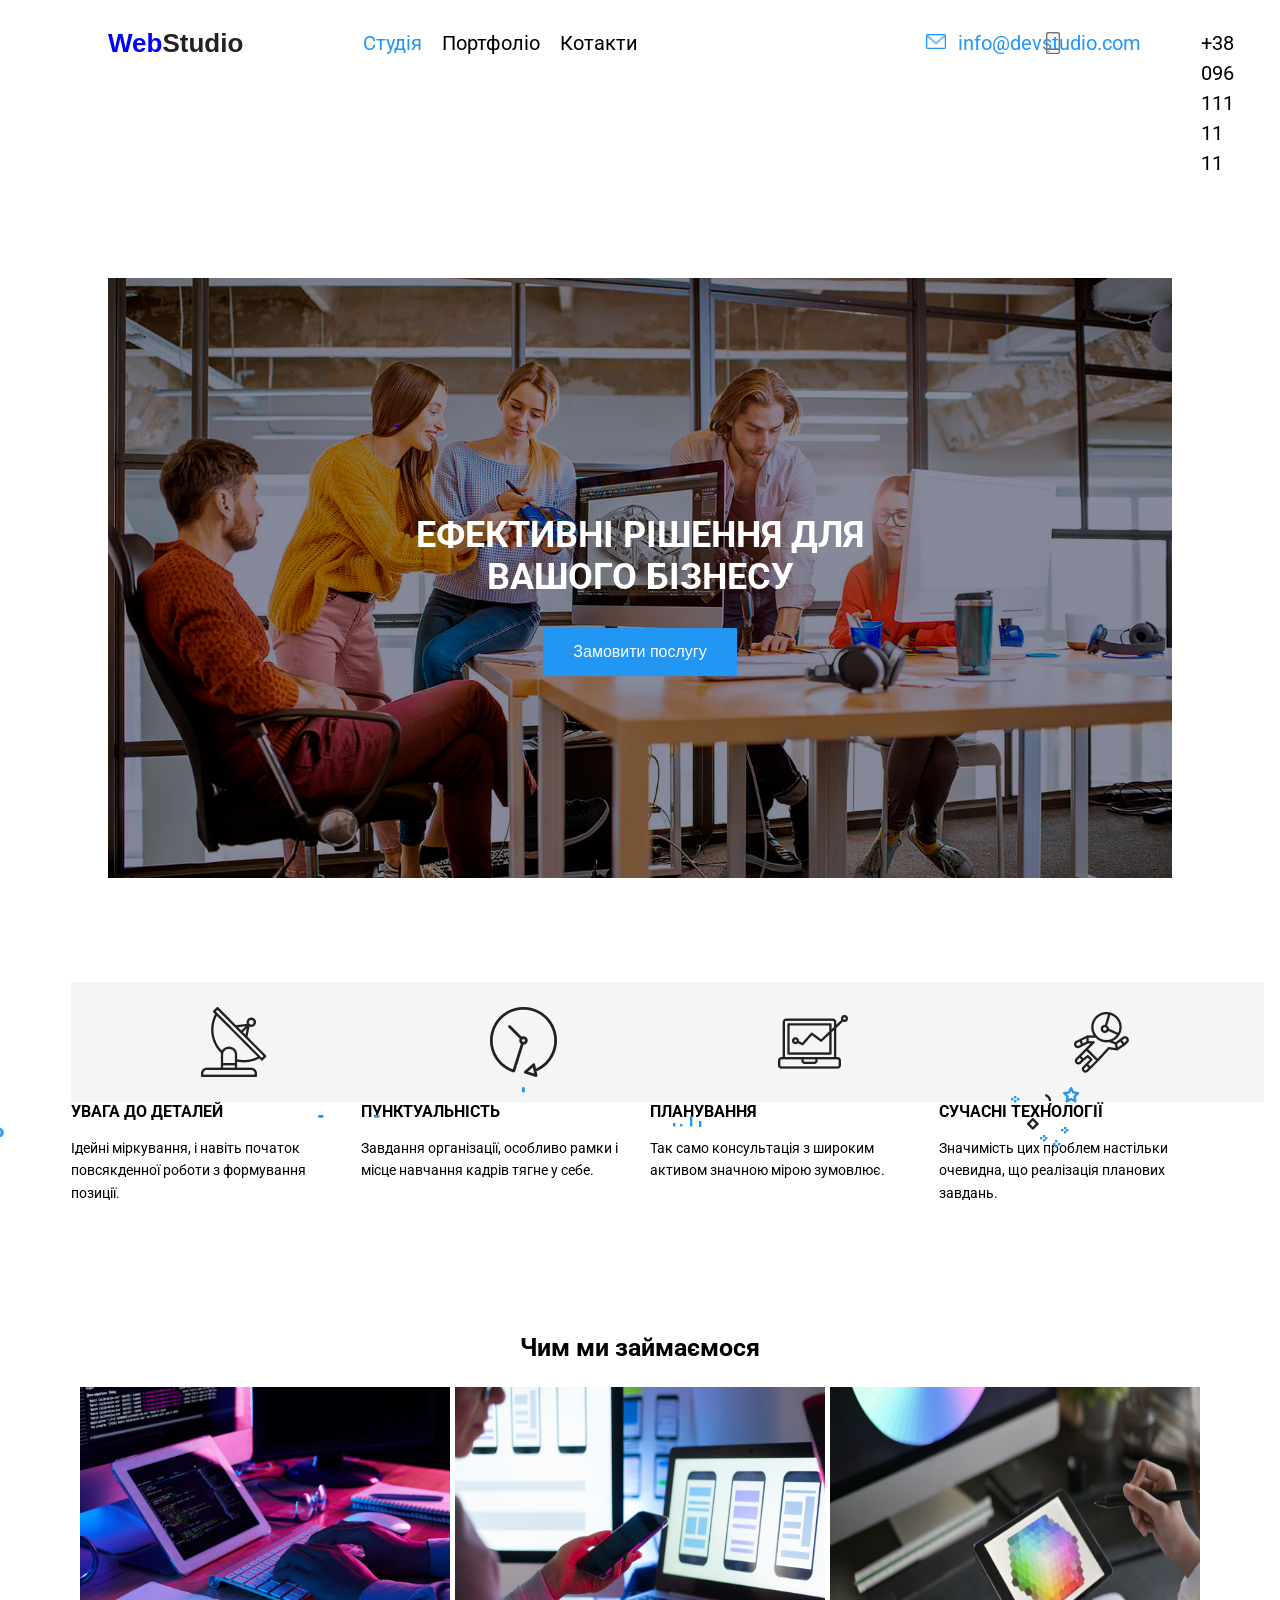
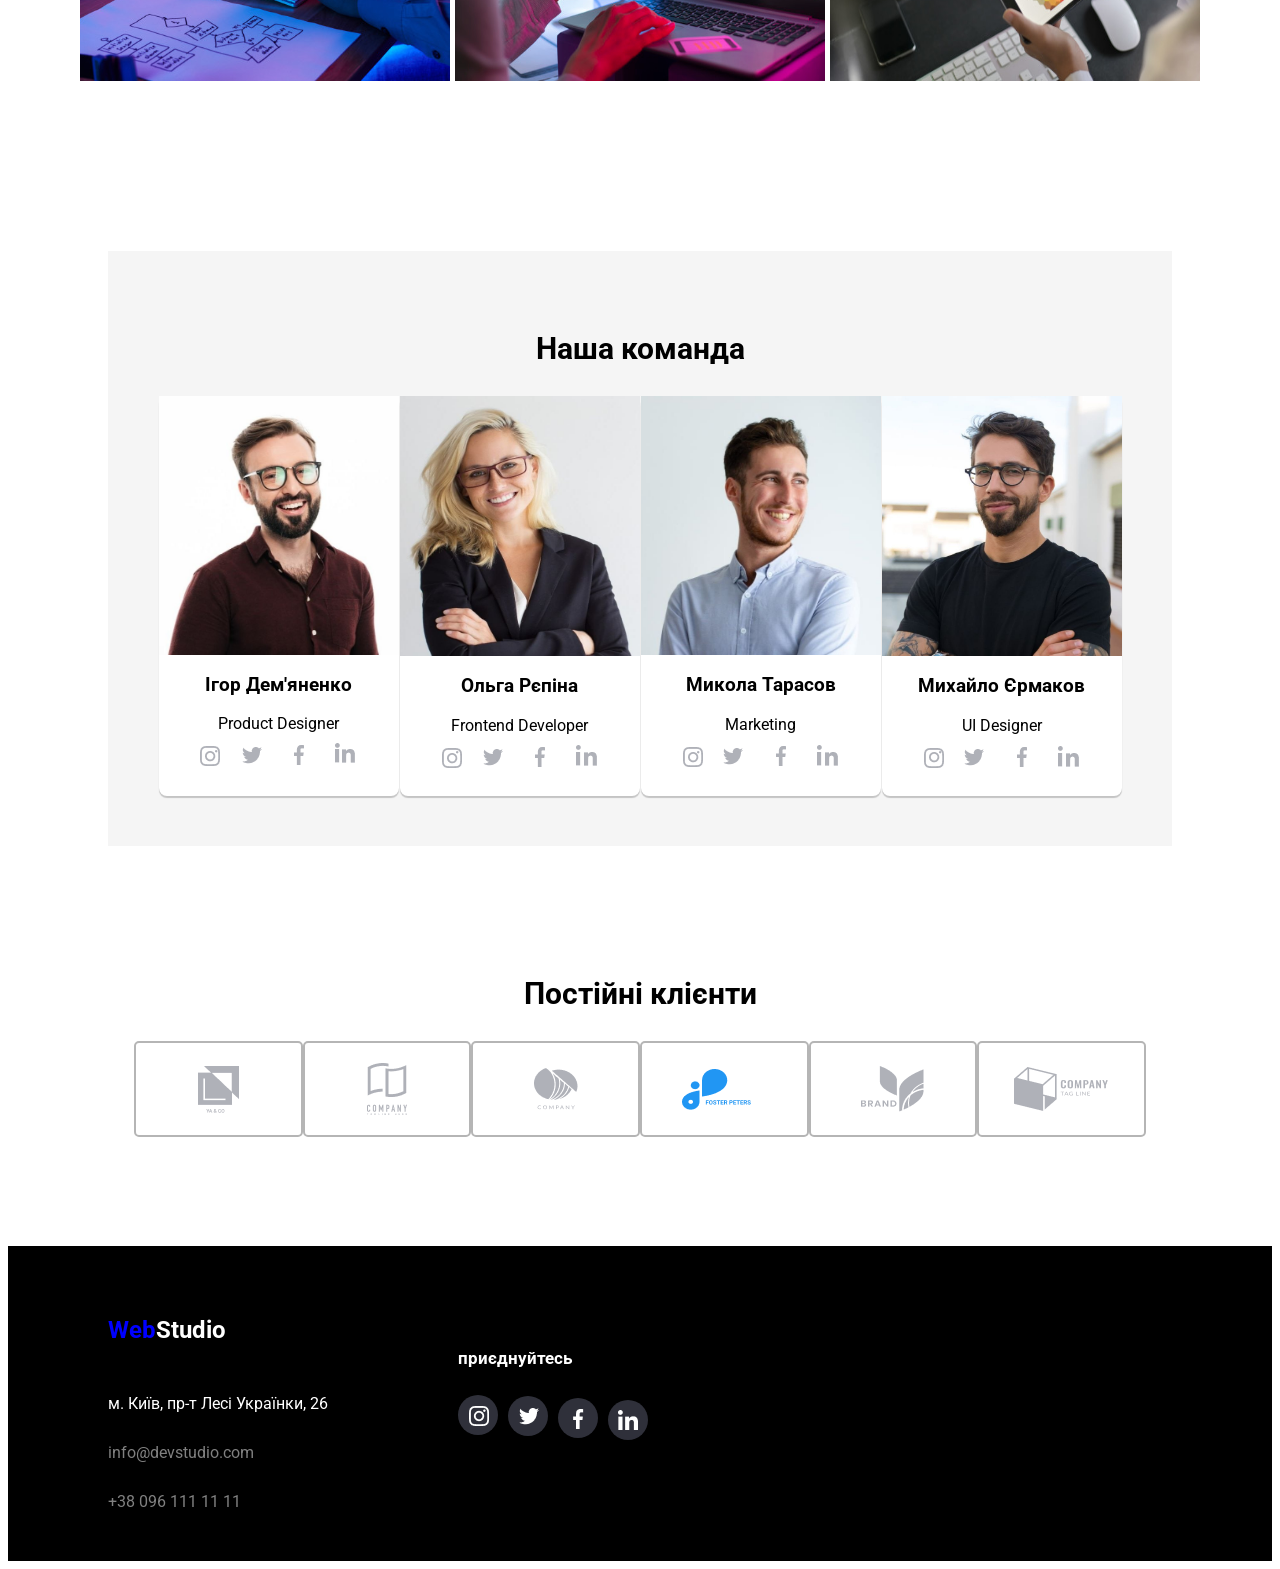
<file: index.html>
<!DOCTYPE html>
<html lang="en">
<head>
    <meta charset="UTF-8">
    <meta name="viewport" content="width=device-width, initial-scale=1.0">
    <title>Document</title>
    <link rel="stylesheet" href="./style.css">
    <link rel="preconnect" href="https://fonts.googleapis.com">
    <link rel="preconnect" href="https://fonts.gstatic.com" crossorigin>
    <link href="https://fonts.googleapis.com/css2?family=Roboto:ital,wght@0,100..900;1,100..900&display=swap" rel="stylesheet">
</head>
<body class="body">
    <header class="header">
        <nav class="navone">
            <p class="header-logo">Web<span>Studio</span></p>
            <a href="#" class="span-1">Студія</a>
            <a href="./portfolio.html" class="span-2">Портфоліо</a>
            <a href="#" class="span-3">Котакти</a>
            
                <a href="#" class="span-4">info@devstudio.com</a>
            <nav>
                <img class="envelope" src="./img/envelope (hover).png" alt="">
            </nav>
                <a href="#" class="span-5">+38 096 111 11 11</a>
            <nav>
                <img class="smartphone" src="./img/smartphone (1).svg" alt="">
            </nav>    
        </nav>    
</header>
<nav class="retreat"></nav>
<main>
<section class="hero">
    <img class="hero-img" src="./img/11314362dd953143a8a4d9f86ec8d71afc0e8103 (1).jpg" alt="">
    <div class="hero-content">
    <h1>ЕФЕКТИВНІ РІШЕННЯ ДЛЯ<br>ВАШОГО БІЗНЕСУ</h1>
    <button>Замовити послугу</button>
    </div>
</section>
<section class="details">
    <div class="detail">
        <nav class="border">
            <img class="Vector-1" src="./img/Vector (2).png" alt="">
            <img src="./img/Vector (3).png" alt="">
        </nav>
        <h3>УВАГА ДО ДЕТАЛЕЙ</h3>
        <p>Ідейні міркування, і навіть початок повсякденної роботи з формування позиції.</p>
    </div>

    <div class="detail">
        <nav class="border">
            <img src="./img/Vector (4).png" alt="">
            <img class="Vector-clock-1" src="./img/Vector (5).png" alt="">
            <img class="Vector-clock-2" src="./img/Vector (6).png" alt="">
            <img class="Vector-clock-3" src="./img/Vector (7).png" alt="">
        </nav>
        <h3>ПУНКТУАЛЬНІСТЬ</h3>
        <p>Завдання організації, особливо рамки і місце навчання кадрів тягне у себе.</p>
    </div>

    <div class="detail">
        <nav class="border">
            <img src="./img/Vector (8).png" alt="">
            <img class="Vector-comp-1" src="./img/Vector (9).png" alt="">
            <img class="Vector-comp-2" src="./img/Vector (10).png" alt="">
            <img class="Vector-comp-3" src="./img/Vector (11).png" alt="">
            <img class="Vector-comp-4" src="./img/Vector (12).png" alt="">
        </nav>
        <h3>ПЛАНУВАННЯ</h3>
        <p>Так само консультація з широким активом значною мірою зумовлює.</p>
    </div>

    <div class="detail">
        <nav class="border">
            <img src="./img/Vector (13).png" alt="">
            <img class="Vector-astr-1" src="./img/Vector (15).png" alt="">
            <img class="Vector-astr-2" src="./img/Vector (14).png" alt="">
            <img class="Vector-astr-3" src="./img/Vector (16).png" alt="">
            <img class="Vector-astr-4" src="./img/Vector (20).png" alt="">
            <img class="Vector-astr-5" src="./img/Vector (20).png" alt="">
            <img class="Vector-astr-6" src="./img/Vector (20).png" alt="">
            <img class="Vector-astr-7" src="./img/Vector (20).png" alt="">
            <img class="Vector-astr-8" src="./img/Vector (20).png" alt="">
            <img class="Vector-astr-9" src="./img/Vector (20).png" alt="">
            <img class="Vector-astr-10" src="./img/Vector (20).png" alt="">
            <img class="Vector-astr-11" src="./img/Vector (20).png" alt="">
            <img class="Vector-astr-12" src="./img/Vector (20).png" alt="">
            <img class="Vector-astr-13" src="./img/Vector (20).png" alt="">
            <img class="Vector-astr-13" src="./img/Vector (20).png" alt="">
            <img class="Vector-astr-14" src="./img/Vector (20).png" alt="">
            <img class="Vector-astr-15" src="./img/Vector (20).png" alt="">
            <img class="Vector-astr-16" src="./img/Vector (20).png" alt="">
            <img class="Vector-astr-17" src="./img/Vector (20).png" alt="">
            <img class="Vector-astr-18 "src="./img/Vector (20).png" alt="">
            <img class="Vector-astr-19" src="./img/Vector (20).png" alt="">
            <img class="Vector-astr-20" src="./img/Vector (21).png" alt="">
        </nav>
        <h3>СУЧАСНІ ТЕХНОЛОГІЇ</h3>
        <p>Значимість цих проблем настільки очевидна, що реалізація планових завдань.</p>
    </div>
</section>
    <section class="team-head">
        <p class="p1"><b>Чим ми займаємося</b></p>
        <nav class="nav1-f">
            <img calss="img-1" src="./img/img.svg" alt="">
            <img class="img-2" src="./img/01590214fe209b7db875477ca0f844823574082d (1).jpg" alt="">
            <img class="img-3" src="./img/4ca103f5ff490664ba91f138b9f708e01d65306a (1).jpg" alt="">
        </nav>
    </section>
    <section class="team-header">
        <nav class="team-1">
        <nav>
            <p class="p2"><b>Наша команда</b></p>
        </nav>
        <nav class="team">
            <nav class="team-img">
                <img class="img-team-size" src="./img/photo_2026-11-02_16-30-19.jpg" alt="">
            <nav class="team-t">
                <h3>Ігор Дем'яненко</h3>
                <p>Product Designer</p>
            </nav>
            <nav>
                <nav class="elipse-1">
                    <img class="Vector-team-1" src="./img/Vector (24).png" alt="">
                    <img class="Vector-team-2" src="./img/Vector (23).png" alt="">
                    <img class="Vector-team-3" src="./img/Vector (22).png" alt="">
                </nav>
                <nav class="elipse-2">
                    <img class="Vector-team-4" src="./img/Vector (25).png" alt="">
                </nav>
                <nav class="elipse-3">
                    <img class="Vector-team-5" src="./img/Vector (26).png" alt="">
                </nav>
                <nav class="elipse-4">
                    <img class="Vector-team-6" src="./img/Vector (27).png" alt="">
                    <img class="Vector-team-7" src="./img/Vector (28).png" alt="">
                    <img class="Vector-team-8" src="./img/Vector (29).png" alt="">
                </nav>
            </nav>
            </nav>
            <nav class="team-img">
                <img class="img-team-size" src="./img/photo_2026-11-02_16-30-06.jpg" alt="">
            <nav class="team-t">
                <h3>Ольга Рєпіна</h3>
                <p>Frontend Developer</p>
                <nav class="elipse-1">
                    <img class="Vector-team-9" src="./img/Vector (24).png" alt="">
                    <img class="Vector-team-10" src="./img/Vector (23).png" alt="">
                    <img class="Vector-team-11" src="./img/Vector (22).png" alt="">
                </nav>
                <nav class="elipse-2">
                    <img class="Vector-team-12" src="./img/Vector (25).png" alt="">
                </nav>
                <nav class="elipse-3">
                    <img class="Vector-team-13" src="./img/Vector (26).png" alt="">
                </nav>
                <nav class="elipse-4">
                    <img class="Vector-team-14" src="./img/Vector (27).png" alt="">
                    <img class="Vector-team-15" src="./img/Vector (28).png" alt="">
                    <img class="Vector-team-16" src="./img/Vector (29).png" alt="">
                </nav>
            </nav>
            </nav>
            <nav class="team-img">
                <img class="img-team-size" src="./img/photo_2026-11-02_16-29-48.jpg" alt="">
            <nav class="team-t">
                <h3>Микола Тарасов</h3>
                <p>Marketing</p>
                <nav class="elipse-1">
                    <img class="Vector-team-17" src="./img/Vector (24).png" alt="">
                    <img class="Vector-team-18" src="./img/Vector (23).png" alt="">
                    <img class="Vector-team-19" src="./img/Vector (22).png" alt="">
                </nav>
                <nav class="elipse-2">
                    <img class="Vector-team-20" src="./img/Vector (25).png" alt="">
                </nav>
                <nav class="elipse-3">
                    <img class="Vector-team-21" src="./img/Vector (26).png" alt="">
                </nav>
                <nav class="elipse-4">
                    <img class="Vector-team-22" src="./img/Vector (27).png" alt="">
                    <img class="Vector-team-23" src="./img/Vector (28).png" alt="">
                    <img class="Vector-team-24" src="./img/Vector (29).png" alt="">
                </nav>
                </nav>
            </nav> 
            <nav class="team-img">
                <img class="img-team-size" src="./img/photo_2026-11-02_16-30-25.jpg" alt="">
            <nav class="team-t">
                <h3>Михайло Єрмаков</h3>
                <p>UI Designer</p>
                <nav class="elipse-1">
                    <img class="Vector-team-17" src="./img/Vector (24).png" alt="">
                    <img class="Vector-team-18" src="./img/Vector (23).png" alt="">
                    <img class="Vector-team-25" src="./img/Vector (22).png" alt="">
                </nav>
                <nav class="elipse-2">
                    <img class="Vector-team-20" src="./img/Vector (25).png" alt="">
                </nav>
                <nav class="elipse-3">
                    <img class="Vector-team-21" src="./img/Vector (26).png" alt="">
                </nav>
                <nav class="elipse-4">
                    <img class="Vector-team-22" src="./img/Vector (27).png" alt="">
                    <img class="Vector-team-23" src="./img/Vector (28).png" alt=""> 
                    <img class="Vector-team-24" src="./img/Vector (29).png" alt=""> 
                </nav>
                </nav>
            </nav>
            </nav> 
            </nav>
        </nav>
    </section>
    <section class="regular clients">
        <nav class="rc-cn">
            <nav class="rc-border">
            <nav>
                <p class="rc-logo"><b>Постійні клієнти</b></p>
            </nav>
            <nav class="rc-df">
                <nav class="rc-img">
                    <img class="rc-img-ho" src="./img/Union.png" alt="">
                </nav>
                <nav class="rc-img">
                    <img src="./img/group (2).png" alt="">
                </nav>
                <nav class="rc-img">
                    <img src="./img/group (1).png" alt="">
                </nav>
                <nav class="rc-img">
                    <img src="./img/group (3).png" alt="">
                </nav>
                <nav class="rc-img">
                    <img src="./img/group (4).png" alt="">
                </nav>
                <nav class="rc-img">
                    <img src="./img/Object.png" alt="">
                </nav>
            </nav>
        </nav>
        </nav>
    </section>
</section>
</main>
<footer class="footer">
    <nav class="footer-df">
        <nav class="footer-info">
            <h2 class="footer-logo">Web<span>Studio</span></h2>
            <a class="street" href="#">м. Київ, пр-т Лесі Українки, 26</a>
            <a class="gmail" href="#">info@devstudio.com</a>
            <a class="number" href="#">+38 096 111 11 11</a>
        </nav>
        
        <nav>
            <p class="footer-logo-2"><b>приєднуйтесь</b></p>
            <nav class="elipse-footer-1">
                <img class="f-img-1" src="./img/instagram 2.png" alt="">
            </nav>
            <nav class="elipse-footer-2">
                <img class="f-img-2" src="./img/Group (5).png" alt="">
            </nav>
            <nav class="elipse-footer-3">
                <img class="f-img-3" src="./img/facebook 1.png" alt="">
            </nav>
            <nav class="elipse-footer-4">
                <img class="f-img-4" src="./img/linkedin 1.png" alt="">
            </nav>
        </nav>
    </nav>
</footer>
</body>
</html>
</file>
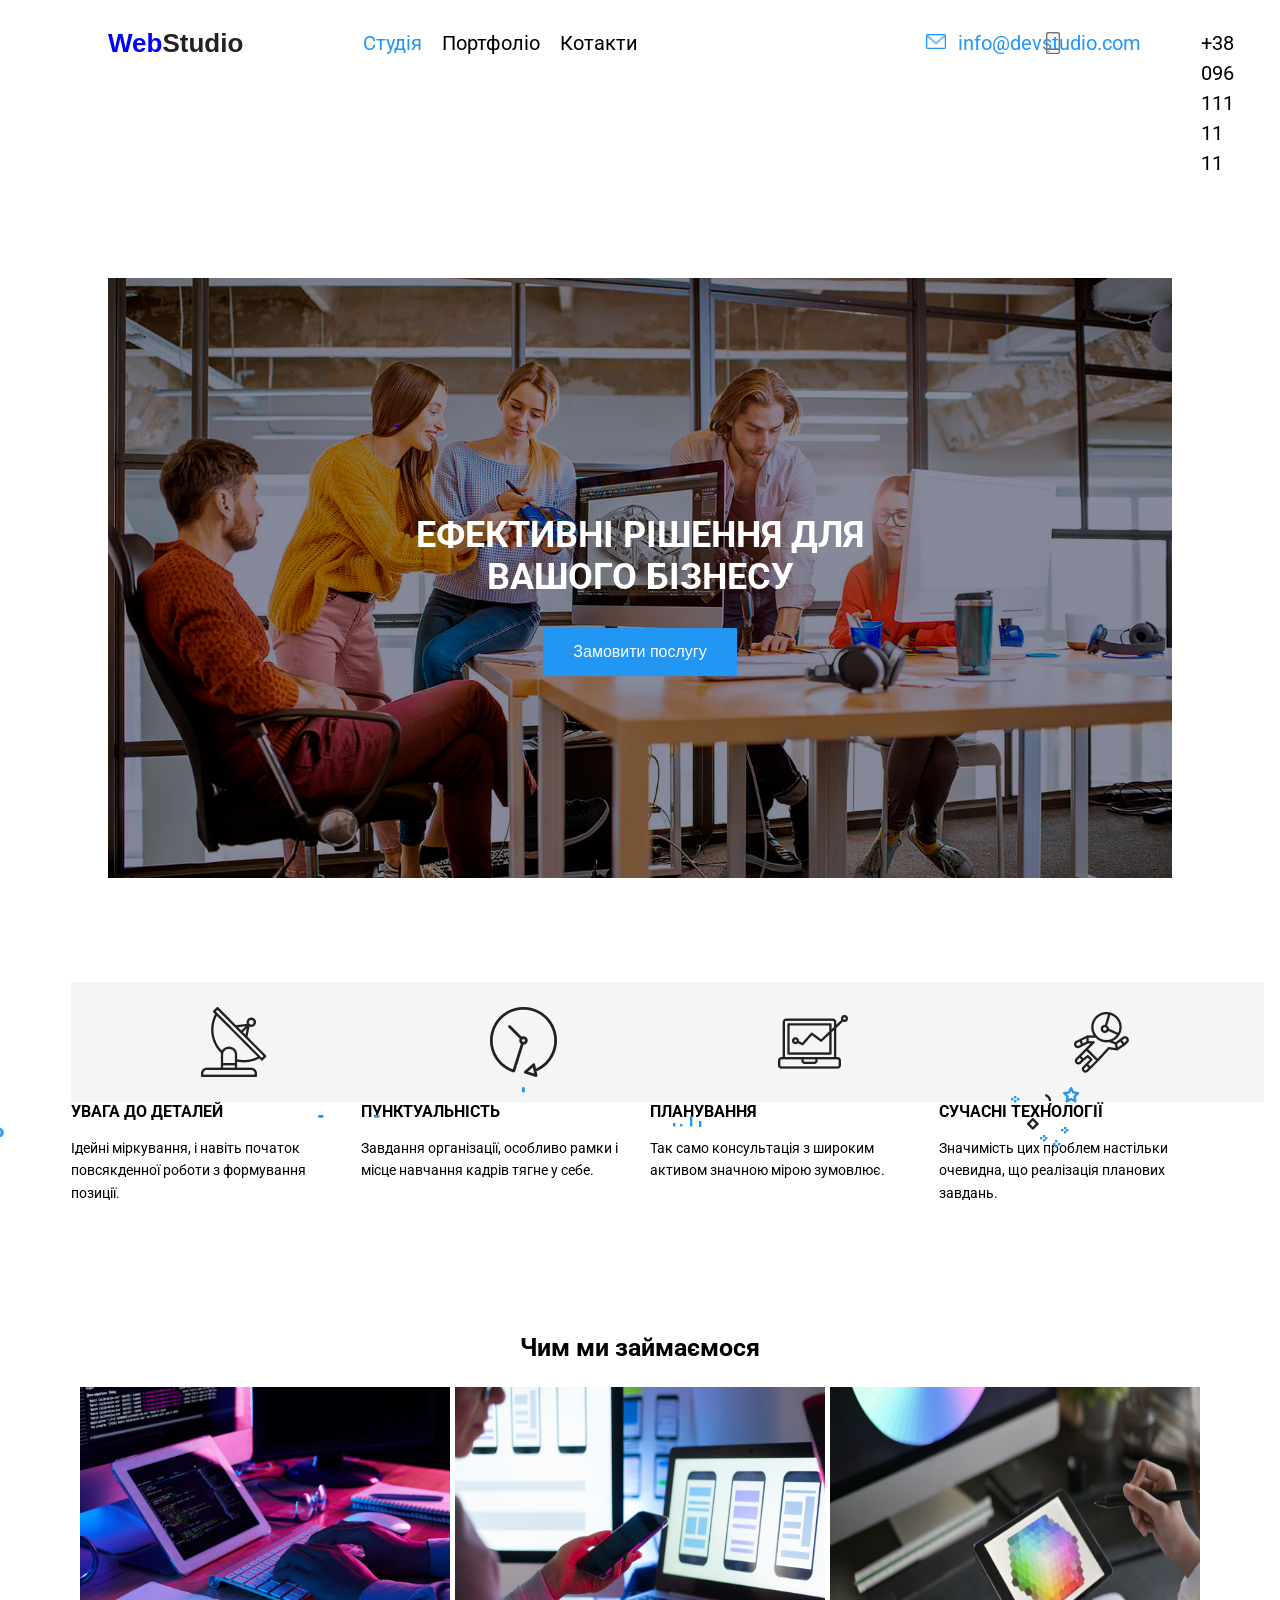
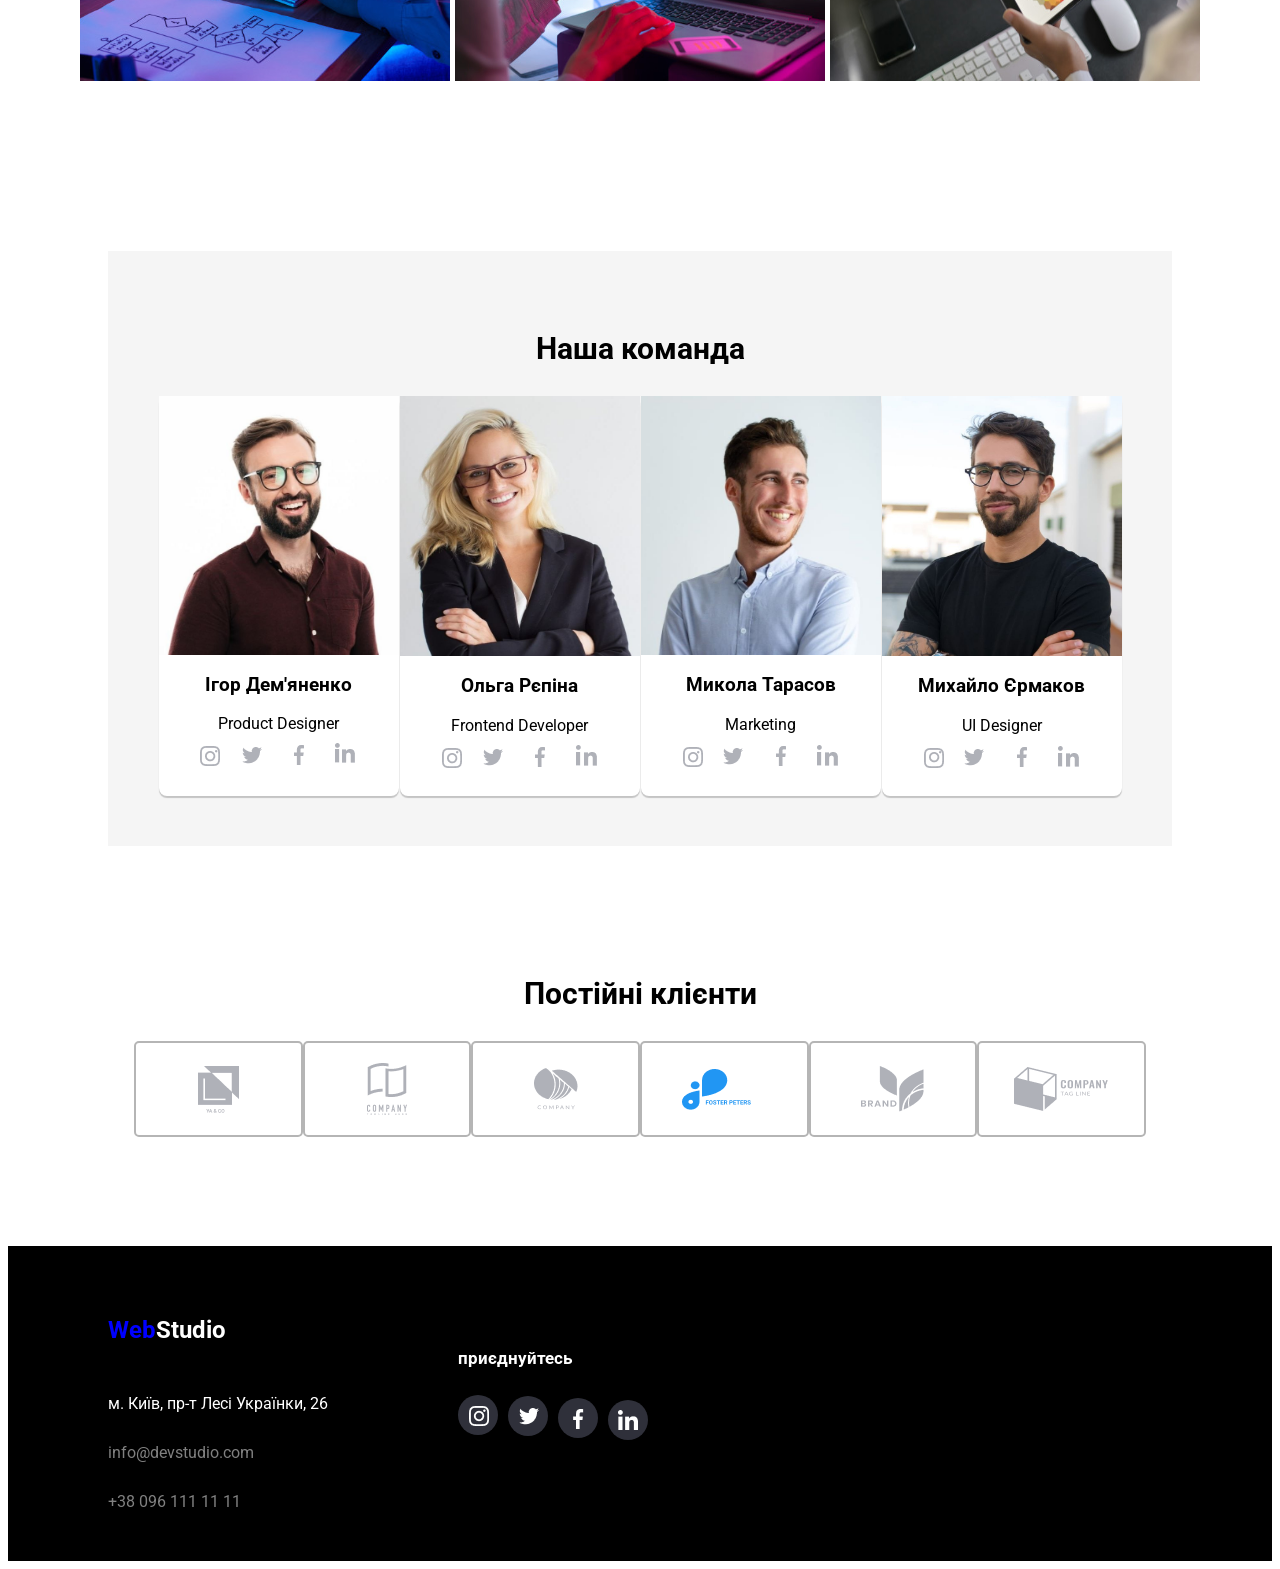
<file: old project/index.html>
<!DOCTYPE html>
<html lang="en">
<head>
    <meta charset="UTF-8">
    <meta name="viewport" content="width=device-width, initial-scale=1.0">
    <title>Document</title>
    <link rel="stylesheet" href="./style.css">
    <link rel="preconnect" href="https://fonts.googleapis.com">
    <link rel="preconnect" href="https://fonts.gstatic.com" crossorigin>
    <link href="https://fonts.googleapis.com/css2?family=Roboto:ital,wght@0,100..900;1,100..900&display=swap" rel="stylesheet">
</head>
<body class="body">
    <header class="header">
        <nav class="navone">
            <p class="header-logo">Web<span>Studio</span></p>
            <a href="#" class="span-1">Студія</a>
            <a href="./portfolio.html" class="span-2">Портфоліо</a>
            <a href="#" class="span-3">Котакти</a>
            
                <a href="#" class="span-4">info@devstudio.com</a>
            <nav>
                <img class="envelope" src="./img/envelope (hover).png" alt="">
            </nav>
                <a href="#" class="span-5">+38 096 111 11 11</a>
            <nav>
                <img class="smartphone" src="./img/smartphone (1).svg" alt="">
            </nav>    
        </nav>    
</header>
<nav class="retreat"></nav>
<main>
<section class="hero">
    <img class="hero-img" src="./img/11314362dd953143a8a4d9f86ec8d71afc0e8103 (1).jpg" alt="">
    <div class="hero-content">
    <h1>ЕФЕКТИВНІ РІШЕННЯ ДЛЯ<br>ВАШОГО БІЗНЕСУ</h1>
    <button>Замовити послугу</button>
    </div>
</section>
<section class="details">
    <div class="detail">
        <nav class="border">
            <img class="Vector-1" src="./img/Vector (2).png" alt="">
            <img src="./img/Vector (3).png" alt="">
        </nav>
        <h3>УВАГА ДО ДЕТАЛЕЙ</h3>
        <p>Ідейні міркування, і навіть початок повсякденної роботи з формування позиції.</p>
    </div>

    <div class="detail">
        <nav class="border">
            <img src="./img/Vector (4).png" alt="">
            <img class="Vector-clock-1" src="./img/Vector (5).png" alt="">
            <img class="Vector-clock-2" src="./img/Vector (6).png" alt="">
            <img class="Vector-clock-3" src="./img/Vector (7).png" alt="">
        </nav>
        <h3>ПУНКТУАЛЬНІСТЬ</h3>
        <p>Завдання організації, особливо рамки і місце навчання кадрів тягне у себе.</p>
    </div>

    <div class="detail">
        <nav class="border">
            <img src="./img/Vector (8).png" alt="">
            <img class="Vector-comp-1" src="./img/Vector (9).png" alt="">
            <img class="Vector-comp-2" src="./img/Vector (10).png" alt="">
            <img class="Vector-comp-3" src="./img/Vector (11).png" alt="">
            <img class="Vector-comp-4" src="./img/Vector (12).png" alt="">
        </nav>
        <h3>ПЛАНУВАННЯ</h3>
        <p>Так само консультація з широким активом значною мірою зумовлює.</p>
    </div>

    <div class="detail">
        <nav class="border">
            <img src="./img/Vector (13).png" alt="">
            <img class="Vector-astr-1" src="./img/Vector (15).png" alt="">
            <img class="Vector-astr-2" src="./img/Vector (14).png" alt="">
            <img class="Vector-astr-3" src="./img/Vector (16).png" alt="">
            <img class="Vector-astr-4" src="./img/Vector (20).png" alt="">
            <img class="Vector-astr-5" src="./img/Vector (20).png" alt="">
            <img class="Vector-astr-6" src="./img/Vector (20).png" alt="">
            <img class="Vector-astr-7" src="./img/Vector (20).png" alt="">
            <img class="Vector-astr-8" src="./img/Vector (20).png" alt="">
            <img class="Vector-astr-9" src="./img/Vector (20).png" alt="">
            <img class="Vector-astr-10" src="./img/Vector (20).png" alt="">
            <img class="Vector-astr-11" src="./img/Vector (20).png" alt="">
            <img class="Vector-astr-12" src="./img/Vector (20).png" alt="">
            <img class="Vector-astr-13" src="./img/Vector (20).png" alt="">
            <img class="Vector-astr-13" src="./img/Vector (20).png" alt="">
            <img class="Vector-astr-14" src="./img/Vector (20).png" alt="">
            <img class="Vector-astr-15" src="./img/Vector (20).png" alt="">
            <img class="Vector-astr-16" src="./img/Vector (20).png" alt="">
            <img class="Vector-astr-17" src="./img/Vector (20).png" alt="">
            <img class="Vector-astr-18 "src="./img/Vector (20).png" alt="">
            <img class="Vector-astr-19" src="./img/Vector (20).png" alt="">
            <img class="Vector-astr-20" src="./img/Vector (21).png" alt="">
        </nav>
        <h3>СУЧАСНІ ТЕХНОЛОГІЇ</h3>
        <p>Значимість цих проблем настільки очевидна, що реалізація планових завдань.</p>
    </div>
</section>
    <section class="team-head">
        <p class="p1"><b>Чим ми займаємося</b></p>
        <nav class="nav1-f">
            <img calss="img-1" src="./img/img.svg" alt="">
            <img class="img-2" src="./img/01590214fe209b7db875477ca0f844823574082d (1).jpg" alt="">
            <img class="img-3" src="./img/4ca103f5ff490664ba91f138b9f708e01d65306a (1).jpg" alt="">
        </nav>
    </section>
    <section class="team-header">
        <nav class="team-1">
        <nav>
            <p class="p2"><b>Наша команда</b></p>
        </nav>
        <nav class="team">
            <nav class="team-img">
                <img class="img-team-size" src="./img/photo_2026-11-02_16-30-19.jpg" alt="">
            <nav class="team-t">
                <h3>Ігор Дем'яненко</h3>
                <p>Product Designer</p>
            </nav>
            <nav>
                <nav class="elipse-1">
                    <img class="Vector-team-1" src="./img/Vector (24).png" alt="">
                    <img class="Vector-team-2" src="./img/Vector (23).png" alt="">
                    <img class="Vector-team-3" src="./img/Vector (22).png" alt="">
                </nav>
                <nav class="elipse-2">
                    <img class="Vector-team-4" src="./img/Vector (25).png" alt="">
                </nav>
                <nav class="elipse-3">
                    <img class="Vector-team-5" src="./img/Vector (26).png" alt="">
                </nav>
                <nav class="elipse-4">
                    <img class="Vector-team-6" src="./img/Vector (27).png" alt="">
                    <img class="Vector-team-7" src="./img/Vector (28).png" alt="">
                    <img class="Vector-team-8" src="./img/Vector (29).png" alt="">
                </nav>
            </nav>
            </nav>
            <nav class="team-img">
                <img class="img-team-size" src="./img/photo_2026-11-02_16-30-06.jpg" alt="">
            <nav class="team-t">
                <h3>Ольга Рєпіна</h3>
                <p>Frontend Developer</p>
                <nav class="elipse-1">
                    <img class="Vector-team-9" src="./img/Vector (24).png" alt="">
                    <img class="Vector-team-10" src="./img/Vector (23).png" alt="">
                    <img class="Vector-team-11" src="./img/Vector (22).png" alt="">
                </nav>
                <nav class="elipse-2">
                    <img class="Vector-team-12" src="./img/Vector (25).png" alt="">
                </nav>
                <nav class="elipse-3">
                    <img class="Vector-team-13" src="./img/Vector (26).png" alt="">
                </nav>
                <nav class="elipse-4">
                    <img class="Vector-team-14" src="./img/Vector (27).png" alt="">
                    <img class="Vector-team-15" src="./img/Vector (28).png" alt="">
                    <img class="Vector-team-16" src="./img/Vector (29).png" alt="">
                </nav>
            </nav>
            </nav>
            <nav class="team-img">
                <img class="img-team-size" src="./img/photo_2026-11-02_16-29-48.jpg" alt="">
            <nav class="team-t">
                <h3>Микола Тарасов</h3>
                <p>Marketing</p>
                <nav class="elipse-1">
                    <img class="Vector-team-17" src="./img/Vector (24).png" alt="">
                    <img class="Vector-team-18" src="./img/Vector (23).png" alt="">
                    <img class="Vector-team-19" src="./img/Vector (22).png" alt="">
                </nav>
                <nav class="elipse-2">
                    <img class="Vector-team-20" src="./img/Vector (25).png" alt="">
                </nav>
                <nav class="elipse-3">
                    <img class="Vector-team-21" src="./img/Vector (26).png" alt="">
                </nav>
                <nav class="elipse-4">
                    <img class="Vector-team-22" src="./img/Vector (27).png" alt="">
                    <img class="Vector-team-23" src="./img/Vector (28).png" alt="">
                    <img class="Vector-team-24" src="./img/Vector (29).png" alt="">
                </nav>
                </nav>
            </nav> 
            <nav class="team-img">
                <img class="img-team-size" src="./img/photo_2026-11-02_16-30-25.jpg" alt="">
            <nav class="team-t">
                <h3>Михайло Єрмаков</h3>
                <p>UI Designer</p>
                <nav class="elipse-1">
                    <img class="Vector-team-17" src="./img/Vector (24).png" alt="">
                    <img class="Vector-team-18" src="./img/Vector (23).png" alt="">
                    <img class="Vector-team-25" src="./img/Vector (22).png" alt="">
                </nav>
                <nav class="elipse-2">
                    <img class="Vector-team-20" src="./img/Vector (25).png" alt="">
                </nav>
                <nav class="elipse-3">
                    <img class="Vector-team-21" src="./img/Vector (26).png" alt="">
                </nav>
                <nav class="elipse-4">
                    <img class="Vector-team-22" src="./img/Vector (27).png" alt="">
                    <img class="Vector-team-23" src="./img/Vector (28).png" alt=""> 
                    <img class="Vector-team-24" src="./img/Vector (29).png" alt=""> 
                </nav>
                </nav>
            </nav>
            </nav> 
            </nav>
        </nav>
    </section>
    <section class="regular clients">
        <nav class="rc-cn">
            <nav class="rc-border">
            <nav>
                <p class="rc-logo"><b>Постійні клієнти</b></p>
            </nav>
            <nav class="rc-df">
                <nav class="rc-img">
                    <img class="rc-img-ho" src="./img/Union.png" alt="">
                </nav>
                <nav class="rc-img">
                    <img src="./img/group (2).png" alt="">
                </nav>
                <nav class="rc-img">
                    <img src="./img/group (1).png" alt="">
                </nav>
                <nav class="rc-img">
                    <img src="./img/group (3).png" alt="">
                </nav>
                <nav class="rc-img">
                    <img src="./img/group (4).png" alt="">
                </nav>
                <nav class="rc-img">
                    <img src="./img/Object.png" alt="">
                </nav>
            </nav>
        </nav>
        </nav>
    </section>
</section>
</main>
<footer class="footer">
    <nav class="footer-df">
        <nav class="footer-info">
            <h2 class="footer-logo">Web<span>Studio</span></h2>
            <a class="street" href="#">м. Київ, пр-т Лесі Українки, 26</a>
            <a class="gmail" href="#">info@devstudio.com</a>
            <a class="number" href="#">+38 096 111 11 11</a>
        </nav>
        
        <nav>
            <p class="footer-logo-2"><b>приєднуйтесь</b></p>
            <nav class="elipse-footer-1">
                <img class="f-img-1" src="./img/instagram 2.png" alt="">
            </nav>
            <nav class="elipse-footer-2">
                <img class="f-img-2" src="./img/Group (5).png" alt="">
            </nav>
            <nav class="elipse-footer-3">
                <img class="f-img-3" src="./img/facebook 1.png" alt="">
            </nav>
            <nav class="elipse-footer-4">
                <img class="f-img-4" src="./img/linkedin 1.png" alt="">
            </nav>
        </nav>
    </nav>
</footer>
</body>
</html>
</file>
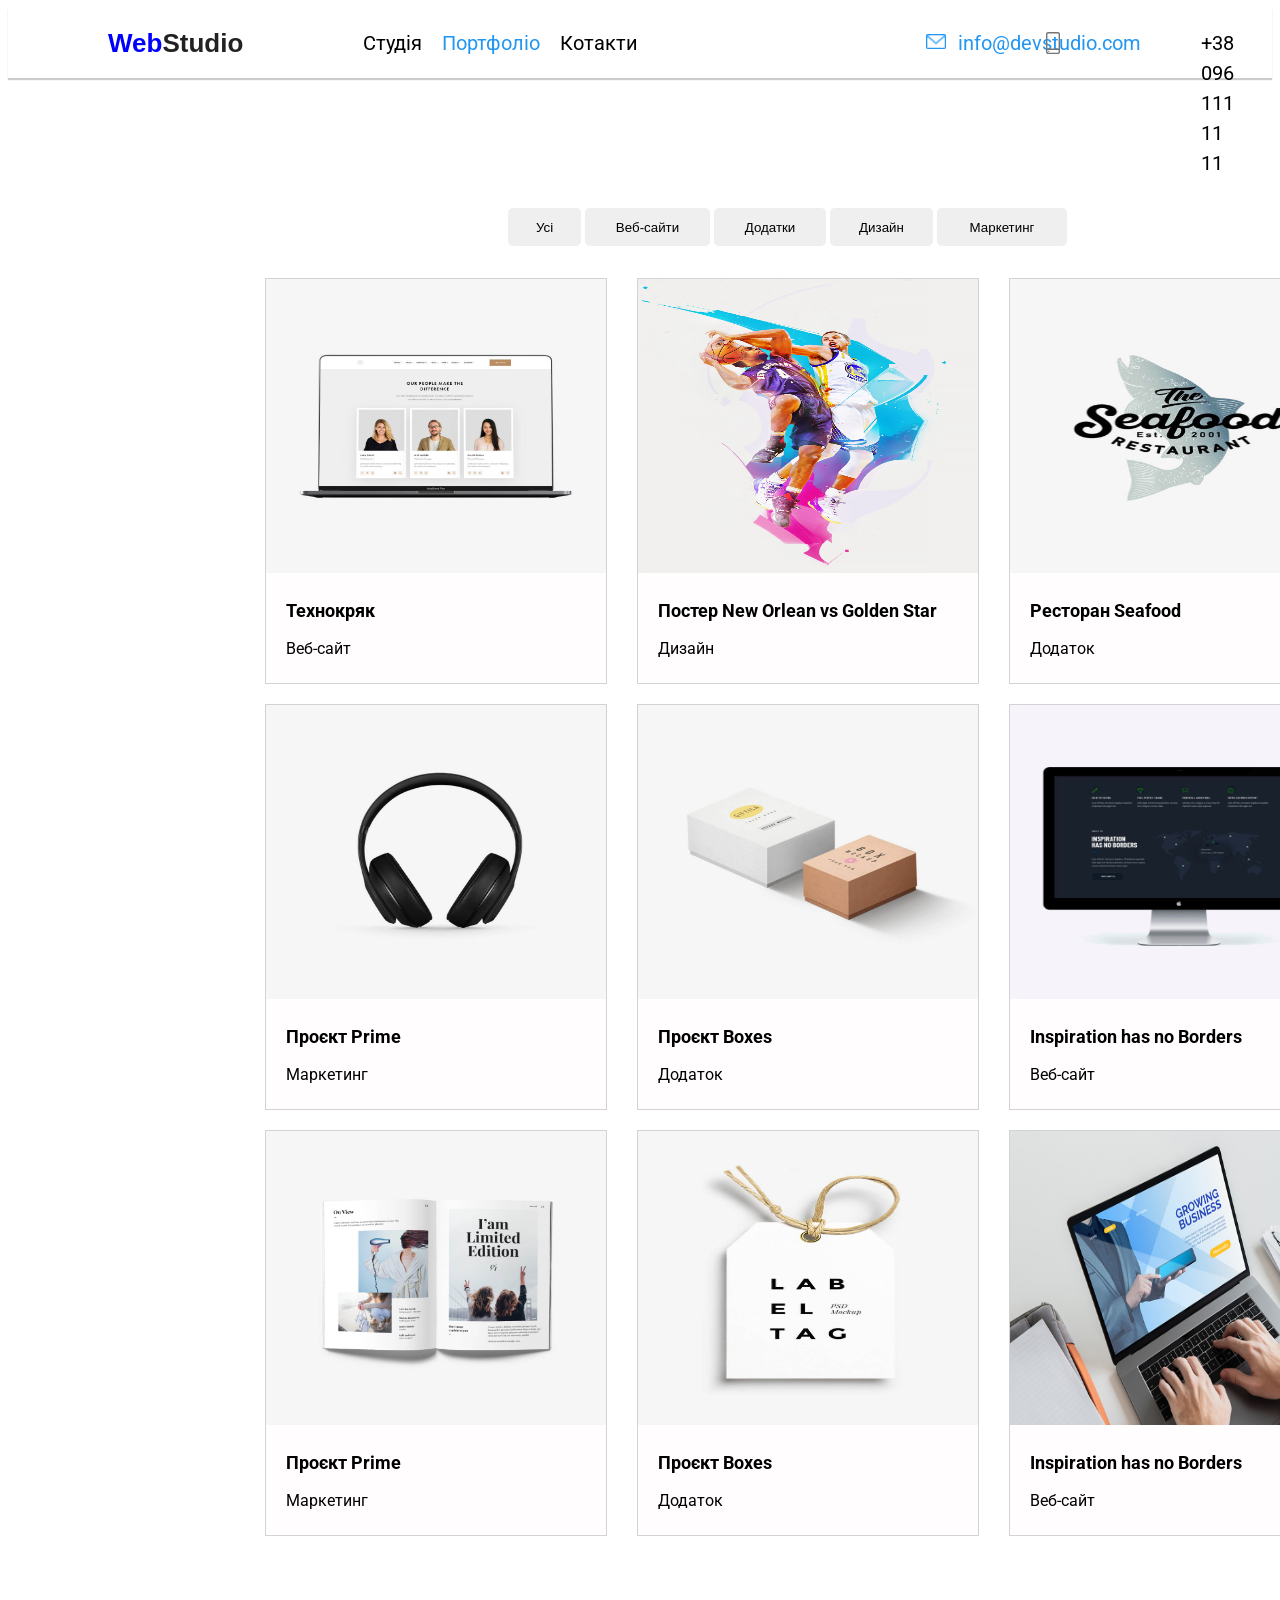
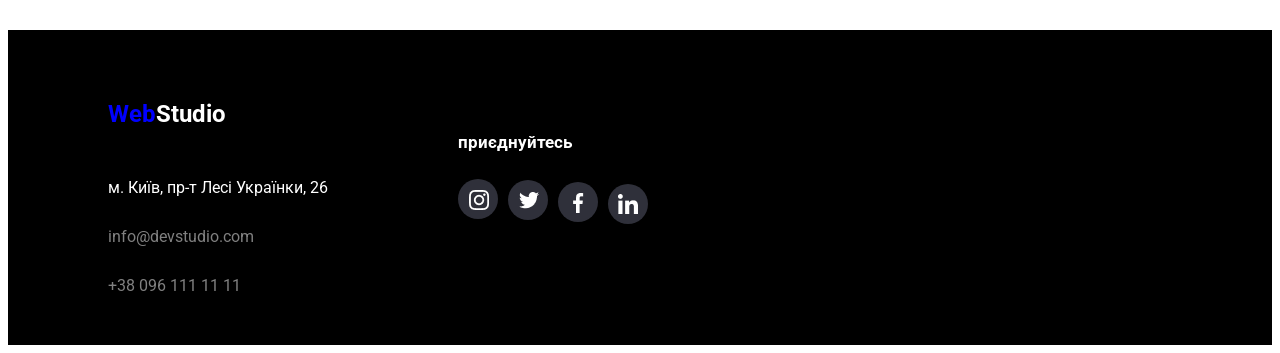
<file: portfolio.html>
<!DOCTYPE html>
<html lang="en">
<head>
    <meta charset="UTF-8">
    <meta name="viewport" content="width=device-width, initial-scale=1.0">
    <title>Document</title>
    <link rel="stylesheet" href="./portfolio.css">
    <link rel="preconnect" href="https://fonts.googleapis.com">
    <link rel="preconnect" href="https://fonts.gstatic.com" crossorigin>
    <link href="https://fonts.googleapis.com/css2?family=Roboto:ital,wght@0,100..900;1,100..900&display=swap" rel="stylesheet">
</head>
<body class="body">
    <header class="header">
        <nav class="navone">
            <p class="header-logo">Web<span>Studio</span></p>
            <a href="./index.html" class="span-1">Студія</a>
            <a href="./portfolio.html" class="span-2">Портфоліо</a>
            <a href="#" class="span-3">Котакти</a>
            
                <a href="#" class="span-4">info@devstudio.com</a>
            <nav>
                <img class="envelope" src="./img/envelope (hover).png" alt="">
            </nav>
                <a href="#" class="span-5">+38 096 111 11 11</a>
            <nav>
                <img class="smartphone" src="./img/smartphone (1).svg" alt="">
            </nav>    
        </nav>    
</header>
<main>
    <section>
        <nav class="card-logo-nav">
            <button class="cl-button-1">Усі</button>
            <button class="cl-button-2">Веб-сайти</button>
            <button class="cl-button-3">Додатки</button>
            <button class="cl-button-4">Дизайн</button>
            <button class="cl-button-5">Маркетинг</button>
        </nav>
    </section>
    <section class="img-df">
        <section class="card-df">
            <nav class="img-card">
            <img class="img-card-style" src="./img/e9450746ce3ece7da5d4fa1e76837a53a90fe6e4.jpg" alt="">
            <nav>
                <p class="card-p-1"><b>Технокряк</b></p>
                <p class="card-p-2">Веб-сайт</p>
            </nav>
        </nav>
        <nav class="img-card-2">
            <img class="img-card-style" src="./img/0e7041072af7c242b4ca1f507cebceb1a12a0d5e.jpg" alt="">
            <nav>
                <p class="card-p-1"><b>Постер New Orlean vs Golden Star</b></p>
                <p class="card-p-2">Дизайн</p>
            </nav>
        </nav>
        <nav class="img-card-3">
            <img class="img-card-style" src="./img/cb6000781a433c208105e34dc9868a3bff6ab127.jpg" alt="">
            <nav>
                <p class="card-p-1"><b>Ресторан Seafood</b></p>
                <p class="card-p-2">Додаток</p>
            </nav>
        </nav>
        </section>
        <section class="card-df">
            <nav class="img-card">
            <img class="img-card-style" src="./img/3429ec70ba4be2b1f0cfb199e4af12cdfc7deb53.jpg" alt="">
            <nav>
                <p class="card-p-1"><b>Проєкт Prime</b></p>
                <p class="card-p-2">Маркетинг</p>
            </nav>
        </nav>
        <nav class="img-card-2">
            <img class="img-card-style" src="./img/de129230096c3e96fbdfa1efd6ca17564f4b60ac.jpg" alt="">
            <nav>
                <p class="card-p-1"><b>Проєкт Boxes</b></p>
                <p class="card-p-2">Додаток</p>
            </nav>
        </nav>
        <nav class="img-card-3">
            <img class="img-card-style" src="./img/d5ccf1b735cc11f87c4be2640549c8b71a221417.jpg" alt="">
            <nav>
                <p class="card-p-1"><b>Inspiration has no Borders</b></p>
                <p class="card-p-2">Веб-сайт</p>
            </nav>
        </nav>
        </section>
        <section class="card-df">
            <nav class="img-card">
            <img class="img-card-style" src="./img/dccd642b9883873751631631df6d5595b83d684c.jpg" alt="">
            <nav>
                <p class="card-p-1"><b>Проєкт Prime</b></p>
                <p class="card-p-2">Маркетинг</p>
            </nav>
        </nav>
        <nav class="img-card-2">
            <img class="img-card-style" src="./img/d64d714e22b3731453c05728d01567341b63797c.jpg" alt="">
            <nav>
                <p class="card-p-1"><b>Проєкт Boxes</b></p>
                <p class="card-p-2">Додаток</p>
            </nav>
        </nav>
        <nav class="img-card-3">
            <img class="img-card-style" src="./img/2bd0de8edc8bd39cf3d9ed5df9520ffb8173dc62.jpg" alt="">
            <nav>
                <p class="card-p-1"><b>Inspiration has no Borders</b></p>
                <p class="card-p-2">Веб-сайт</p>
            </nav>
        </nav>
        <nav class="border"></nav>
        </section>
    </section>
    <footer class="footer">
    <nav class="footer-df">
        <nav class="footer-info">
            <h2 class="footer-logo">Web<span>Studio</span></h2>
            <a class="street" href="#">м. Київ, пр-т Лесі Українки, 26</a>
            <a class="gmail" href="#">info@devstudio.com</a>
            <a class="number" href="#">+38 096 111 11 11</a>
        </nav>
        
        <nav>
            <p class="footer-logo-2"><b>приєднуйтесь</b></p>
            <nav class="elipse-footer-1">
                <img class="f-img-1" src="./img/instagram 2.png" alt="">
            </nav>
            <nav class="elipse-footer-2">
                <img class="f-img-2" src="./img/Group (5).png" alt="">
            </nav>
            <nav class="elipse-footer-3">
                <img class="f-img-3" src="./img/facebook 1.png" alt="">
            </nav>
            <nav class="elipse-footer-4">
                <img class="f-img-4" src="./img/linkedin 1.png" alt="">
            </nav>
        </nav>
    </nav>
</footer>
</main>
</body>
</html>
</file>
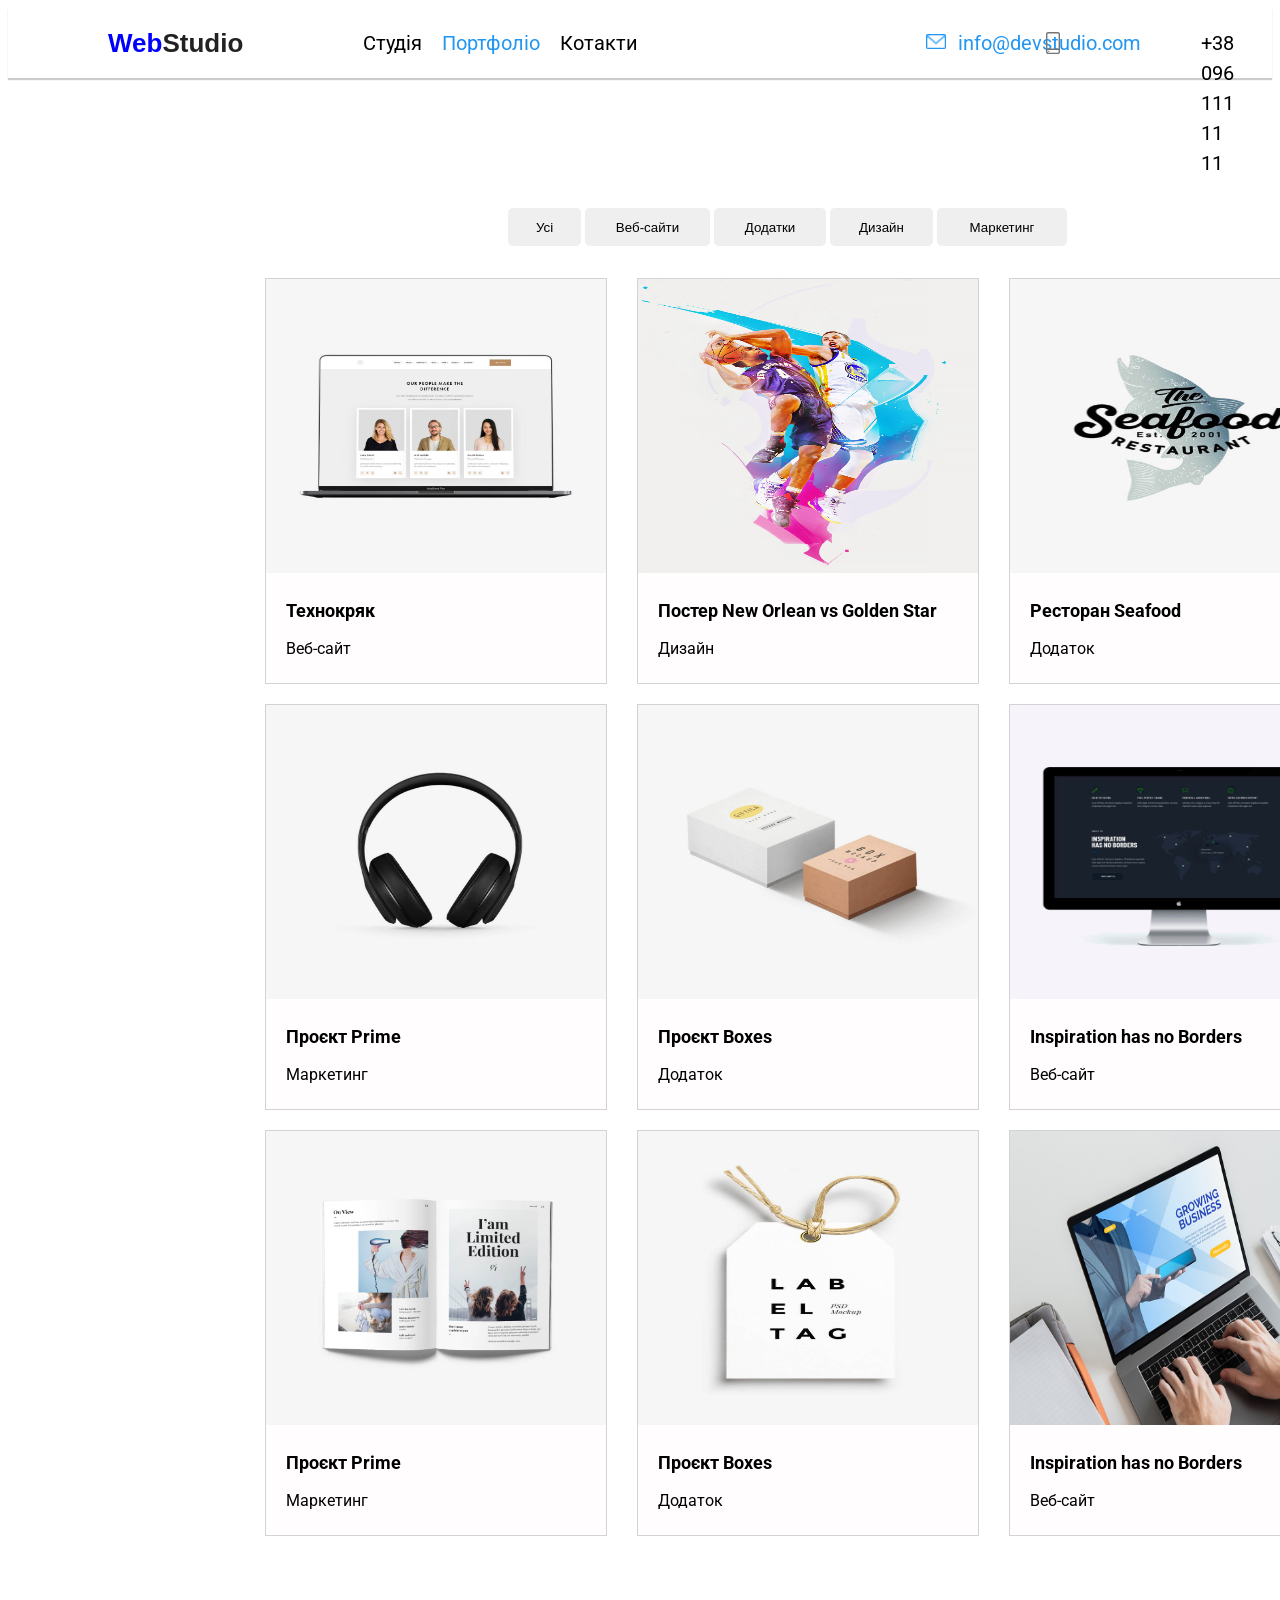
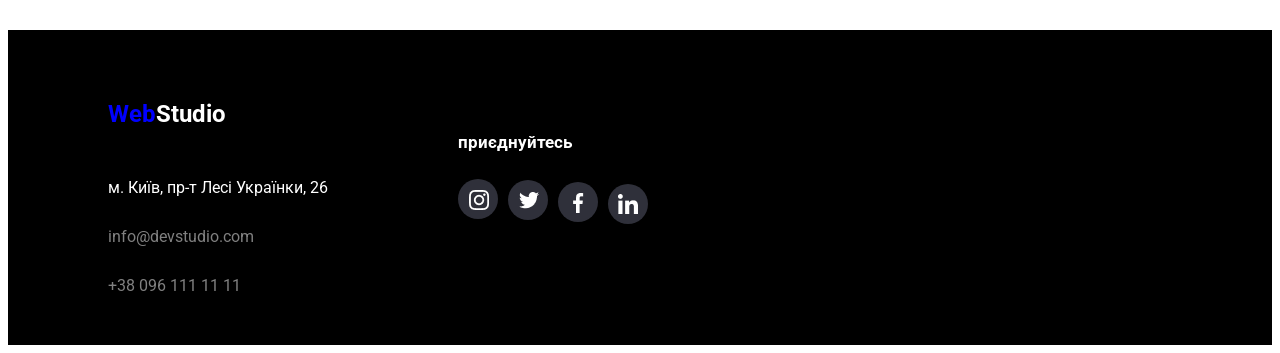
<file: old project/portfolio.html>
<!DOCTYPE html>
<html lang="en">
<head>
    <meta charset="UTF-8">
    <meta name="viewport" content="width=device-width, initial-scale=1.0">
    <title>Document</title>
    <link rel="stylesheet" href="./portfolio.css">
    <link rel="preconnect" href="https://fonts.googleapis.com">
    <link rel="preconnect" href="https://fonts.gstatic.com" crossorigin>
    <link href="https://fonts.googleapis.com/css2?family=Roboto:ital,wght@0,100..900;1,100..900&display=swap" rel="stylesheet">
</head>
<body class="body">
    <header class="header">
        <nav class="navone">
            <p class="header-logo">Web<span>Studio</span></p>
            <a href="./index.html" class="span-1">Студія</a>
            <a href="./portfolio.html" class="span-2">Портфоліо</a>
            <a href="#" class="span-3">Котакти</a>
            
                <a href="#" class="span-4">info@devstudio.com</a>
            <nav>
                <img class="envelope" src="./img/envelope (hover).png" alt="">
            </nav>
                <a href="#" class="span-5">+38 096 111 11 11</a>
            <nav>
                <img class="smartphone" src="./img/smartphone (1).svg" alt="">
            </nav>    
        </nav>    
</header>
<main>
    <section>
        <nav class="card-logo-nav">
            <button class="cl-button-1">Усі</button>
            <button class="cl-button-2">Веб-сайти</button>
            <button class="cl-button-3">Додатки</button>
            <button class="cl-button-4">Дизайн</button>
            <button class="cl-button-5">Маркетинг</button>
        </nav>
    </section>
    <section class="img-df">
        <section class="card-df">
            <nav class="img-card">
            <img class="img-card-style" src="./img/e9450746ce3ece7da5d4fa1e76837a53a90fe6e4.jpg" alt="">
            <nav>
                <p class="card-p-1"><b>Технокряк</b></p>
                <p class="card-p-2">Веб-сайт</p>
            </nav>
        </nav>
        <nav class="img-card-2">
            <img class="img-card-style" src="./img/0e7041072af7c242b4ca1f507cebceb1a12a0d5e.jpg" alt="">
            <nav>
                <p class="card-p-1"><b>Постер New Orlean vs Golden Star</b></p>
                <p class="card-p-2">Дизайн</p>
            </nav>
        </nav>
        <nav class="img-card-3">
            <img class="img-card-style" src="./img/cb6000781a433c208105e34dc9868a3bff6ab127.jpg" alt="">
            <nav>
                <p class="card-p-1"><b>Ресторан Seafood</b></p>
                <p class="card-p-2">Додаток</p>
            </nav>
        </nav>
        </section>
        <section class="card-df">
            <nav class="img-card">
            <img class="img-card-style" src="./img/3429ec70ba4be2b1f0cfb199e4af12cdfc7deb53.jpg" alt="">
            <nav>
                <p class="card-p-1"><b>Проєкт Prime</b></p>
                <p class="card-p-2">Маркетинг</p>
            </nav>
        </nav>
        <nav class="img-card-2">
            <img class="img-card-style" src="./img/de129230096c3e96fbdfa1efd6ca17564f4b60ac.jpg" alt="">
            <nav>
                <p class="card-p-1"><b>Проєкт Boxes</b></p>
                <p class="card-p-2">Додаток</p>
            </nav>
        </nav>
        <nav class="img-card-3">
            <img class="img-card-style" src="./img/d5ccf1b735cc11f87c4be2640549c8b71a221417.jpg" alt="">
            <nav>
                <p class="card-p-1"><b>Inspiration has no Borders</b></p>
                <p class="card-p-2">Веб-сайт</p>
            </nav>
        </nav>
        </section>
        <section class="card-df">
            <nav class="img-card">
            <img class="img-card-style" src="./img/dccd642b9883873751631631df6d5595b83d684c.jpg" alt="">
            <nav>
                <p class="card-p-1"><b>Проєкт Prime</b></p>
                <p class="card-p-2">Маркетинг</p>
            </nav>
        </nav>
        <nav class="img-card-2">
            <img class="img-card-style" src="./img/d64d714e22b3731453c05728d01567341b63797c.jpg" alt="">
            <nav>
                <p class="card-p-1"><b>Проєкт Boxes</b></p>
                <p class="card-p-2">Додаток</p>
            </nav>
        </nav>
        <nav class="img-card-3">
            <img class="img-card-style" src="./img/2bd0de8edc8bd39cf3d9ed5df9520ffb8173dc62.jpg" alt="">
            <nav>
                <p class="card-p-1"><b>Inspiration has no Borders</b></p>
                <p class="card-p-2">Веб-сайт</p>
            </nav>
        </nav>
        <nav class="border"></nav>
        </section>
    </section>
    <footer class="footer">
    <nav class="footer-df">
        <nav class="footer-info">
            <h2 class="footer-logo">Web<span>Studio</span></h2>
            <a class="street" href="#">м. Київ, пр-т Лесі Українки, 26</a>
            <a class="gmail" href="#">info@devstudio.com</a>
            <a class="number" href="#">+38 096 111 11 11</a>
        </nav>
        
        <nav>
            <p class="footer-logo-2"><b>приєднуйтесь</b></p>
            <nav class="elipse-footer-1">
                <img class="f-img-1" src="./img/instagram 2.png" alt="">
            </nav>
            <nav class="elipse-footer-2">
                <img class="f-img-2" src="./img/Group (5).png" alt="">
            </nav>
            <nav class="elipse-footer-3">
                <img class="f-img-3" src="./img/facebook 1.png" alt="">
            </nav>
            <nav class="elipse-footer-4">
                <img class="f-img-4" src="./img/linkedin 1.png" alt="">
            </nav>
        </nav>
    </nav>
</footer>
</main>
</body>
</html>
</file>
<file: style.css>
.body {
  font-family: "Roboto", sans-serif;
  font-optical-sizing: auto;
  font-weight: weight;
  font-style: normal;
  font-variation-settings:
    "wdth" 100;
}

.navone {
display: flex;
gap: 20px;
list-style: none;
padding: 0;
margin: 0;
}

.header-logo {
    font-family: Arial, sans-serif;
    font-size: 26px;
    font-weight: 700;
    margin: 0;
    margin-left: 100px;
    position: relative;
    top: 20px;
}

.header-logo span {
    color: #222222;
}

.header-logo {
    color: blue;
}

.span-1 {
    color: #2196F3;    
    font-size: 20px;
    line-height: 1.5;
    margin-left: 100px;
    position: relative;
    top: 20px;
    text-decoration: none;
}

.span-1::after {
    content: "";
    position: absolute;
    width: 60px;
    height: 4px;
    background-color: #2196F3;
    bottom: -8px;
    left: 50%;
    transform: translateX(-50%) scaleX(0);
    transition: transform 0.3s ease;
}

.span-1:hover::after {
    transform: translateX(-50%) scaleX(1);
}

.span-1:hover {
    color: #2196F3;
    transition: color 0.3s ease;
}

.span-2 {
    font-size: 20px;
    line-height: 1.5;
    position: relative;
    top: 20px;
    text-decoration: none;
    color: black;
}

.span-2::after {
    content: "";
    position: absolute;
    width: 98px;
    height: 4px;
    background-color: #2196F3;
    bottom: -8px;
    left: 50%;
    transform: translateX(-50%) scaleX(0);
    transition: transform 0.3s ease;
}

.span-2:hover::after {
    transform: translateX(-50%) scaleX(1);
}

.span-2:hover {
    color: #2196F3;
    transition: color 0.3s ease;
}

.span-3 {
    font-size: 20px;
    line-height: 1.5;
    position: relative;
    top: 20px;
    text-decoration: none;
    color: black;
}

.span-3::after {
    content: "";
    position: absolute;
    width: 78px;
    height: 4px;
    background-color: #2196F3;
    bottom: -8px;
    left: 50%;
    transform: translateX(-50%) scaleX(0);
    transition: transform 0.3s ease;
}

.span-3:hover::after {
    transform: translateX(-50%) scaleX(1);
}

.span-3:hover {
    color: #2196F3;
    transition: color 0.3s ease;
}

.span-4{
    color: #2196F3;
    font-size: 20px;
    line-height: 1.5;
    margin-left: 300px;
    position: relative;
    top: 20px;
    text-decoration: none;
    
}

.span-4::after {
    content: "";
    position: absolute;
    width: 186px;
    height: 4px;
    background-color: #2196F3;
    bottom: -8px;
    left: 50%;
    transform: translateX(-50%) scaleX(0);
    transition: transform 0.3s ease;
}

.span-4:hover::after {
    transform: translateX(-50%) scaleX(1);
}

.span-4:hover {
    color: #2196F3;
    transition: color 0.3s ease;
}

.span-5 {
    
    font-size: 20px;
    line-height: 1.5;
    position: relative;
    top: 20px;
    text-decoration: none;
    color: black;
}

.span-5::after {
    content: "";
    position: absolute;
    width: 166px;
    height: 4px;
    background-color: #2196F3;
    bottom: -8px;
    left: 50%;
    transform: translateX(-50%) scaleX(0);
    transition: transform 0.3s ease;
}

.span-5:hover::after {
    transform: translateX(-50%) scaleX(1);
}

.span-5:hover {
    color: #2196F3;

    transition: color 0.3s ease;
}

.envelope {
    position: relative;
    bottom: -26px;
    right: 235px;
    width: 20px;
}

.smartphone {
    position: relative;
    bottom: -24px;
    right: 212px;
    width: 14px;
}

.hero {
    position: relative;
    top: 20px;
    padding: 100px;
}

.hero-img {
    width: 100%;
    height: 600px;
    object-fit: cover;
}

.hero-content {
    position: absolute;
    top: 50%;
    left: 50%;
    transform: translate(-50%, -50%);
    text-align: center;
}

.hero-content h1 {
    color: white;
}

.hero-content button {
    padding: 10px 20px;
}

.hero h1 {
    color: white;
    font-size: 36px;
    font-weight: 700;
    margin-bottom: 30px;
}

.hero button {
    background-color: #2196f3;
    color: white;
    border: none;
    padding: 15px 30px;
    font-size: 16px;
    cursor: pointer;
}

.details {
    display: flex;
    flex-direction: row;
    justify-content: space-between;
    align-items: flex-start;
    gap: 20px;

    width: 90%;
    margin: 0 auto;
    padding: 20px;

    
}

.border {
    display: flex;
    flex-direction: column;
    justify-content: center;
    align-items: center;
    background-color: whitesmoke;
    width: 325px;
    height: 120px;
}

.Vector-1 {
    width: 10px;
    position: absolute;
    bottom: -237px;
    right: 1274.60px;
}

.Vector-clock-1 {
    position: absolute;
    bottom: -193px;
}

.Vector-clock-2 {
    position: absolute;
    bottom: -218px;
    right: 900px;
}

.Vector-clock-3 {
    position: absolute;
    bottom: -218px;
    right: 956px;
}

.Vector-comp-1 {
    position: absolute;
    bottom: -227px;
    right: 604px;;
}

.Vector-comp-2 {
    position: absolute;
    bottom: -227px;
    right: 597px;
}

.Vector-comp-3 {
    position: absolute;
    bottom: -227px;
    right: 578.50px;
}

.Vector-comp-4 {
    position: absolute;
    bottom: -227px;
    right: 587px;
}

.Vector-astr-1 {
    position: absolute;
    bottom: -201px;
    right: 228px;
}

.Vector-astr-2 {
    position: absolute;
    bottom: -206px;
    right: 228px;
}

.Vector-astr-3 {
    position: absolute;
    bottom: -230px;
    right: 241px;
}

.Vector-astr-4 {
    position: absolute;
    bottom: -201px;
    right: 260px;
}


.Vector-astr-5 {
    position: absolute;
    bottom: -201px;
    right: 266px;
}

.Vector-astr-6 {
    position: absolute;
    bottom: -199px;
    right: 263px;
}

.Vector-astr-7 {
    position: absolute;
    bottom: -203px;
    right: 263px;
}

.Vector-astr-8 {
    position: absolute;
    bottom: -240px;
    right: 237px;
}

.Vector-astr-9 {
    position: absolute;
    bottom: -240px;
    right: 232px;
}

.Vector-astr-10 {
    position: absolute;
    bottom: -242px;
    right: 234.50px;
}

.Vector-astr-11 {
    position: absolute;
    bottom: -237.50px;
    right: 234.50px;
}

.Vector-astr-12 {
    position: absolute;
    bottom: -243px;
    right: 222px;
}

.Vector-astr-13 {
    position: absolute;
    bottom: -248px;
    right: 222px;
}

.Vector-astr-14 {
    position: absolute;
    bottom: -245.50px;
    right: 224px;
}

.Vector-astr-15 {
    position: absolute;
    bottom: -245.50px;
    right: 219.10px;
}

.Vector-astr-16 {
    position: absolute;
    bottom: -232px;
    right: 216px;
}

.Vector-astr-17 {
    position: absolute;
    bottom: -232px;
    right: 211px;
}

.Vector-astr-18 {
    position: absolute;
    bottom: -234px;
    right: 213.50px;
}

.Vector-astr-19 {
    position: absolute;
    bottom: -229.50px;
    right: 213.50px;
}

.Vector-astr-20 {
    position: absolute;
    bottom: -203px;
    right: 200px;
}

.detail {
    flex: 1;
    min-width: 0;
}

.detail h3 {
    font-size: 16px;
    margin-top: 0;
}

.detail p {
    font-size: 14px;
    line-height: 1.6;
}

.p1 {
   
   text-align: center;
   font-size: 25px;
    
}

.img-1 {
    width: 370px;
    height: 294px;
}

.img-2 {
    width: 370px;
    height: 294px;
}

.img-3 {
    width: 370px;
    height: 294px;
}

.nav1-f {
    display: flex;
    flex-direction: row;
    flex-wrap: nowrap;
    justify-content: space-around;
}

.p2 {
    font-size: 30px;
    text-align: center;
}

.team-header {
    padding: 100px;
}

.Vector-team-1 {
    position: relative;
    bottom: -10px;
    right: -10px;
}

.Vector-team-2 {
    position: relative;
    bottom: -5.70px;
    right: 9px;
}

.Vector-team-3 {
    position: relative;
    bottom: 21.80px;
    right: -24.90px;
}

.Vector-team-4 {
    position: relative;
    bottom: -13px;
    right: -11px;
}

.Vector-team-5 {
    position: relative;
    bottom: -10px;
    right: -15px;
}

.Vector-team-6 {
    position: relative;
    bottom: -12px;
    right: -18px;
}

.Vector-team-7 {
    position: relative;
    bottom: -12px;
    right: 5.50px;
}

.Vector-team-8 {
    position: relative;
    bottom: 3px;
    right: 15px;
}

.Vector-team-9 {
    position: relative;
    bottom: -10.50px;
    right: -8px;
}

.Vector-team-10 {
    position: relative;
    bottom: -6.50px;
    right: 11px;
}

.Vector-team-11 {
    position: relative;
    bottom: 21.90px;
    right: -6.20px;
}

.Vector-team-12 {
    position: relative;
    bottom: -13px;
    right: -1px;
}

.Vector-team-13 {
    position: relative;
    bottom: -10px;
    right: -0px;
}

.Vector-team-14 {
    position: relative;
    bottom: -13px;
    right: -15px;
}

.Vector-team-15 {
    position: relative;
    bottom: -13.50px;
    right: 10px;
}

.Vector-team-16 {
    position: relative;
    bottom: 3px;
    right: 19.50px;
}

.Vector-team-17 {
    position: relative;
    bottom: -10.50px;
    right: -8px;
}

.Vector-team-18 {
    position: relative;
    bottom: -6.10px;
    right: 10.70px;
}

.Vector-team-19 {
    position: relative;
    bottom: 21.90px;
    right: -6.80px;
}

.Vector-team-20 {
    position: relative;
    bottom: -13px;
    right: 0px;
}

.Vector-team-21 {
    position: relative;
    bottom: -10px;
    right: -0px;
}

.Vector-team-22 {
    position: relative;
    bottom: -14px;
    right: -15px;
}

.Vector-team-23 {
    position: relative;
    bottom: -14px;
    right: 10px;
}

.Vector-team-24 {
    position: relative;
    bottom: 1.50px;
    right: 19.35px;
}

.Vector-team-25 {
    position: relative;
    bottom: 21.90px;
    right: -7px;
}

.elipse-1 {
    position: relative;
    bottom: 13.50px;
    left: 31.50px;
    width: 40px;
    height: 40px;
    border-radius: 50%;
    z-index: 2;
    background-color: transparent;
    transition: color 0.3s ease;
    color: black;
}

.elipse-1:hover {
    background-color: #2196F3;
    color: #2196F3;
    
}

.elipse-2 {
    position: relative;
    bottom: 55px;
    left: 72px;
    width: 40px;
    height: 40px;
    border-radius: 50%;
    z-index: 2;
    background-color: transparent;
    transition: color 0.3s ease;
    color: black;
}

.elipse-2:hover {
    background-color: #2196F3; 
    color: #2196F3;
    
}

.elipse-3 {
    position: relative;
    bottom: 94px;
    left: 120px;
    width: 40px;
    height: 40px;
    border-radius: 50%;
    z-index: 2;
    background-color: transparent;
    transition: color 0.3s ease;
    color: black;
}

.elipse-3:hover {
    background-color: #2196F3; 
    color: #2196F3;
    
}

.elipse-4 {
    position: relative;
    bottom: 133px;
    left: 165px;
    width: 40px;
    height: 40px;
    border-radius: 50%;
    z-index: 2;
    background-color: transparent;
    transition: color 0.3s ease;
    color: black;
}

.elipse-4:hover {
    background-color: #2196F3; 
    color: #2196F3;
    
}

.team {
    display: flex;
    justify-content: space-around;
}
.team-head {
    padding: 70px;
}

.team-1 {
    background-color: whitesmoke;
    padding: 50px;
}

.img-team-size {
    width: 240px;
    height: 260px;
    
}

.team-img {
    display: flex; 
    flex-direction: column;  
    background-color:white ;
    border-radius: 8px;
    width:  240px ;
    height: 400px;
    z-index: 1;
   box-shadow: 0 2px 1px rgba(0, 0, 0, 0.2);
}

.team-t {
    text-align: center;
}

.rc-logo {
    text-align: center;
    font-size: 30px;
}

.rc-cn {
    display: flex;
    justify-content: center;
    align-items: center;
}

.rc-border {
    background-color: white;
    width: 80%;
    height: 300px;
}

.rc-img {
    display: flex;
    justify-content: center;
    align-items: center;
    background-color: white;
    width: 170px;
    height: 92px;
    border:2px solid #b5b5b5;
    border-radius: 5px;
}

.rc-img:hover {
    border: 2px solid #2196F3;
}

.rc-img-df {
    display: flex;
    flex-direction: column;
}

.rc-df {
    display: flex;
    justify-content: space-around;
}

.footer {
    background-color:  black;
    color: white;
    padding: 50px;
    padding-left: 100px
    
}

.footer-df {
    display: flex;
    flex-direction: row;
}

.footer-info {
    display: flex;
    flex-direction: column;
    gap: 30px;
}

.footer-logo {
    color: blue;
}

.footer-logo span {
    color: white;
}

.street {
    color: white;
    text-decoration: none;
}

.gmail {
    color: gray;
    text-decoration: none;
}

.number {
    color: gray;
    text-decoration: none;
}

.elipse-footer-1 {
    position: relative;
    bottom: -45px;
    left: 130px;
    width: 40px;
    height: 40px;
    border-radius: 50%;
    z-index: 2;
    background-color: rgba(47, 48, 58, 1);
    transition: color 0.3s ease;
    color: black;
}

.elipse-footer-1:hover {
    background-color: #2196F3; 
    color: #2196F3;
}

.elipse-footer-2 {
    position: relative;
    bottom: -6px;
    left: 180px;
    width: 40px;
    height: 40px;
    border-radius: 50%;
    z-index: 2;
    background-color: rgba(47, 48, 58, 1);
    transition: color 0.3s ease;
    color: black;
}

.elipse-footer-2:hover {
    background-color: #2196F3; 
    color: #2196F3;
}

.elipse-footer-3 {
    position: relative;
    bottom: 32px;
    left: 230px;
    width: 40px;
    height: 40px;
    border-radius: 50%;
    z-index: 2;
    background-color: rgba(47, 48, 58, 1);
    transition: color 0.3s ease;
    color: black;
}

.elipse-footer-3:hover {
    background-color: #2196F3; 
    color: #2196F3;
}

.elipse-footer-4 {
    position: relative;
    bottom: 70px;
    left: 280px;
    width: 40px;
    height: 40px;
    border-radius: 50%;
    z-index: 2;
    background-color: rgba(47, 48, 58, 1);
    transition: color 0.3s ease;
    color: black;
}

.elipse-footer-4:hover {
    background-color: #2196F3; 
    color: #2196F3;
}

.footer-logo-2 {
    position: relative;
    bottom: -35px;
    left: 130px;
    font-size: 17px;
}

.f-img-1 {
    position: relative;
    bottom: -10.50px;
    left: 10.50px;
}   

.f-img-2 {
    position: relative;
    bottom: -11.50px;
    left: 10.50px;
}

.f-img-3 {
    position: relative;
    bottom: -10.50px;
    left: 9.50px;
}

.f-img-4 {
    position: relative;
    bottom: -9.50px;
    left: 9.50px;
}
</file>
<file: old project/style.css>
.body {
  font-family: "Roboto", sans-serif;
  font-optical-sizing: auto;
  font-weight: weight;
  font-style: normal;
  font-variation-settings:
    "wdth" 100;
}

.navone {
display: flex;
gap: 20px;
list-style: none;
padding: 0;
margin: 0;
}

.header-logo {
    font-family: Arial, sans-serif;
    font-size: 26px;
    font-weight: 700;
    margin: 0;
    margin-left: 100px;
    position: relative;
    top: 20px;
}

.header-logo span {
    color: #222222;
}

.header-logo {
    color: blue;
}

.span-1 {
    color: #2196F3;    
    font-size: 20px;
    line-height: 1.5;
    margin-left: 100px;
    position: relative;
    top: 20px;
    text-decoration: none;
}

.span-1::after {
    content: "";
    position: absolute;
    width: 60px;
    height: 4px;
    background-color: #2196F3;
    bottom: -8px;
    left: 50%;
    transform: translateX(-50%) scaleX(0);
    transition: transform 0.3s ease;
}

.span-1:hover::after {
    transform: translateX(-50%) scaleX(1);
}

.span-1:hover {
    color: #2196F3;
    transition: color 0.3s ease;
}

.span-2 {
    font-size: 20px;
    line-height: 1.5;
    position: relative;
    top: 20px;
    text-decoration: none;
    color: black;
}

.span-2::after {
    content: "";
    position: absolute;
    width: 98px;
    height: 4px;
    background-color: #2196F3;
    bottom: -8px;
    left: 50%;
    transform: translateX(-50%) scaleX(0);
    transition: transform 0.3s ease;
}

.span-2:hover::after {
    transform: translateX(-50%) scaleX(1);
}

.span-2:hover {
    color: #2196F3;
    transition: color 0.3s ease;
}

.span-3 {
    font-size: 20px;
    line-height: 1.5;
    position: relative;
    top: 20px;
    text-decoration: none;
    color: black;
}

.span-3::after {
    content: "";
    position: absolute;
    width: 78px;
    height: 4px;
    background-color: #2196F3;
    bottom: -8px;
    left: 50%;
    transform: translateX(-50%) scaleX(0);
    transition: transform 0.3s ease;
}

.span-3:hover::after {
    transform: translateX(-50%) scaleX(1);
}

.span-3:hover {
    color: #2196F3;
    transition: color 0.3s ease;
}

.span-4{
    color: #2196F3;
    font-size: 20px;
    line-height: 1.5;
    margin-left: 300px;
    position: relative;
    top: 20px;
    text-decoration: none;
    
}

.span-4::after {
    content: "";
    position: absolute;
    width: 186px;
    height: 4px;
    background-color: #2196F3;
    bottom: -8px;
    left: 50%;
    transform: translateX(-50%) scaleX(0);
    transition: transform 0.3s ease;
}

.span-4:hover::after {
    transform: translateX(-50%) scaleX(1);
}

.span-4:hover {
    color: #2196F3;
    transition: color 0.3s ease;
}

.span-5 {
    
    font-size: 20px;
    line-height: 1.5;
    position: relative;
    top: 20px;
    text-decoration: none;
    color: black;
}

.span-5::after {
    content: "";
    position: absolute;
    width: 166px;
    height: 4px;
    background-color: #2196F3;
    bottom: -8px;
    left: 50%;
    transform: translateX(-50%) scaleX(0);
    transition: transform 0.3s ease;
}

.span-5:hover::after {
    transform: translateX(-50%) scaleX(1);
}

.span-5:hover {
    color: #2196F3;

    transition: color 0.3s ease;
}

.envelope {
    position: relative;
    bottom: -26px;
    right: 235px;
    width: 20px;
}

.smartphone {
    position: relative;
    bottom: -24px;
    right: 212px;
    width: 14px;
}

.hero {
    position: relative;
    top: 20px;
    padding: 100px;
}

.hero-img {
    width: 100%;
    height: 600px;
    object-fit: cover;
}

.hero-content {
    position: absolute;
    top: 50%;
    left: 50%;
    transform: translate(-50%, -50%);
    text-align: center;
}

.hero-content h1 {
    color: white;
}

.hero-content button {
    padding: 10px 20px;
}

.hero h1 {
    color: white;
    font-size: 36px;
    font-weight: 700;
    margin-bottom: 30px;
}

.hero button {
    background-color: #2196f3;
    color: white;
    border: none;
    padding: 15px 30px;
    font-size: 16px;
    cursor: pointer;
}

.details {
    display: flex;
    flex-direction: row;
    justify-content: space-between;
    align-items: flex-start;
    gap: 20px;

    width: 90%;
    margin: 0 auto;
    padding: 20px;

    
}

.border {
    display: flex;
    flex-direction: column;
    justify-content: center;
    align-items: center;
    background-color: whitesmoke;
    width: 325px;
    height: 120px;
}

.Vector-1 {
    width: 10px;
    position: absolute;
    bottom: -237px;
    right: 1274.60px;
}

.Vector-clock-1 {
    position: absolute;
    bottom: -193px;
}

.Vector-clock-2 {
    position: absolute;
    bottom: -218px;
    right: 900px;
}

.Vector-clock-3 {
    position: absolute;
    bottom: -218px;
    right: 956px;
}

.Vector-comp-1 {
    position: absolute;
    bottom: -227px;
    right: 604px;;
}

.Vector-comp-2 {
    position: absolute;
    bottom: -227px;
    right: 597px;
}

.Vector-comp-3 {
    position: absolute;
    bottom: -227px;
    right: 578.50px;
}

.Vector-comp-4 {
    position: absolute;
    bottom: -227px;
    right: 587px;
}

.Vector-astr-1 {
    position: absolute;
    bottom: -201px;
    right: 228px;
}

.Vector-astr-2 {
    position: absolute;
    bottom: -206px;
    right: 228px;
}

.Vector-astr-3 {
    position: absolute;
    bottom: -230px;
    right: 241px;
}

.Vector-astr-4 {
    position: absolute;
    bottom: -201px;
    right: 260px;
}


.Vector-astr-5 {
    position: absolute;
    bottom: -201px;
    right: 266px;
}

.Vector-astr-6 {
    position: absolute;
    bottom: -199px;
    right: 263px;
}

.Vector-astr-7 {
    position: absolute;
    bottom: -203px;
    right: 263px;
}

.Vector-astr-8 {
    position: absolute;
    bottom: -240px;
    right: 237px;
}

.Vector-astr-9 {
    position: absolute;
    bottom: -240px;
    right: 232px;
}

.Vector-astr-10 {
    position: absolute;
    bottom: -242px;
    right: 234.50px;
}

.Vector-astr-11 {
    position: absolute;
    bottom: -237.50px;
    right: 234.50px;
}

.Vector-astr-12 {
    position: absolute;
    bottom: -243px;
    right: 222px;
}

.Vector-astr-13 {
    position: absolute;
    bottom: -248px;
    right: 222px;
}

.Vector-astr-14 {
    position: absolute;
    bottom: -245.50px;
    right: 224px;
}

.Vector-astr-15 {
    position: absolute;
    bottom: -245.50px;
    right: 219.10px;
}

.Vector-astr-16 {
    position: absolute;
    bottom: -232px;
    right: 216px;
}

.Vector-astr-17 {
    position: absolute;
    bottom: -232px;
    right: 211px;
}

.Vector-astr-18 {
    position: absolute;
    bottom: -234px;
    right: 213.50px;
}

.Vector-astr-19 {
    position: absolute;
    bottom: -229.50px;
    right: 213.50px;
}

.Vector-astr-20 {
    position: absolute;
    bottom: -203px;
    right: 200px;
}

.detail {
    flex: 1;
    min-width: 0;
}

.detail h3 {
    font-size: 16px;
    margin-top: 0;
}

.detail p {
    font-size: 14px;
    line-height: 1.6;
}

.p1 {
   
   text-align: center;
   font-size: 25px;
    
}

.img-1 {
    width: 370px;
    height: 294px;
}

.img-2 {
    width: 370px;
    height: 294px;
}

.img-3 {
    width: 370px;
    height: 294px;
}

.nav1-f {
    display: flex;
    flex-direction: row;
    flex-wrap: nowrap;
    justify-content: space-around;
}

.p2 {
    font-size: 30px;
    text-align: center;
}

.team-header {
    padding: 100px;
}

.Vector-team-1 {
    position: relative;
    bottom: -10px;
    right: -10px;
}

.Vector-team-2 {
    position: relative;
    bottom: -5.70px;
    right: 9px;
}

.Vector-team-3 {
    position: relative;
    bottom: 21.80px;
    right: -24.90px;
}

.Vector-team-4 {
    position: relative;
    bottom: -13px;
    right: -11px;
}

.Vector-team-5 {
    position: relative;
    bottom: -10px;
    right: -15px;
}

.Vector-team-6 {
    position: relative;
    bottom: -12px;
    right: -18px;
}

.Vector-team-7 {
    position: relative;
    bottom: -12px;
    right: 5.50px;
}

.Vector-team-8 {
    position: relative;
    bottom: 3px;
    right: 15px;
}

.Vector-team-9 {
    position: relative;
    bottom: -10.50px;
    right: -8px;
}

.Vector-team-10 {
    position: relative;
    bottom: -6.50px;
    right: 11px;
}

.Vector-team-11 {
    position: relative;
    bottom: 21.90px;
    right: -6.20px;
}

.Vector-team-12 {
    position: relative;
    bottom: -13px;
    right: -1px;
}

.Vector-team-13 {
    position: relative;
    bottom: -10px;
    right: -0px;
}

.Vector-team-14 {
    position: relative;
    bottom: -13px;
    right: -15px;
}

.Vector-team-15 {
    position: relative;
    bottom: -13.50px;
    right: 10px;
}

.Vector-team-16 {
    position: relative;
    bottom: 3px;
    right: 19.50px;
}

.Vector-team-17 {
    position: relative;
    bottom: -10.50px;
    right: -8px;
}

.Vector-team-18 {
    position: relative;
    bottom: -6.10px;
    right: 10.70px;
}

.Vector-team-19 {
    position: relative;
    bottom: 21.90px;
    right: -6.80px;
}

.Vector-team-20 {
    position: relative;
    bottom: -13px;
    right: 0px;
}

.Vector-team-21 {
    position: relative;
    bottom: -10px;
    right: -0px;
}

.Vector-team-22 {
    position: relative;
    bottom: -14px;
    right: -15px;
}

.Vector-team-23 {
    position: relative;
    bottom: -14px;
    right: 10px;
}

.Vector-team-24 {
    position: relative;
    bottom: 1.50px;
    right: 19.35px;
}

.Vector-team-25 {
    position: relative;
    bottom: 21.90px;
    right: -7px;
}

.elipse-1 {
    position: relative;
    bottom: 13.50px;
    left: 31.50px;
    width: 40px;
    height: 40px;
    border-radius: 50%;
    z-index: 2;
    background-color: transparent;
    transition: color 0.3s ease;
    color: black;
}

.elipse-1:hover {
    background-color: #2196F3;
    color: #2196F3;
    
}

.elipse-2 {
    position: relative;
    bottom: 55px;
    left: 72px;
    width: 40px;
    height: 40px;
    border-radius: 50%;
    z-index: 2;
    background-color: transparent;
    transition: color 0.3s ease;
    color: black;
}

.elipse-2:hover {
    background-color: #2196F3; 
    color: #2196F3;
    
}

.elipse-3 {
    position: relative;
    bottom: 94px;
    left: 120px;
    width: 40px;
    height: 40px;
    border-radius: 50%;
    z-index: 2;
    background-color: transparent;
    transition: color 0.3s ease;
    color: black;
}

.elipse-3:hover {
    background-color: #2196F3; 
    color: #2196F3;
    
}

.elipse-4 {
    position: relative;
    bottom: 133px;
    left: 165px;
    width: 40px;
    height: 40px;
    border-radius: 50%;
    z-index: 2;
    background-color: transparent;
    transition: color 0.3s ease;
    color: black;
}

.elipse-4:hover {
    background-color: #2196F3; 
    color: #2196F3;
    
}

.team {
    display: flex;
    justify-content: space-around;
}
.team-head {
    padding: 70px;
}

.team-1 {
    background-color: whitesmoke;
    padding: 50px;
}

.img-team-size {
    width: 240px;
    height: 260px;
    
}

.team-img {
    display: flex; 
    flex-direction: column;  
    background-color:white ;
    border-radius: 8px;
    width:  240px ;
    height: 400px;
    z-index: 1;
   box-shadow: 0 2px 1px rgba(0, 0, 0, 0.2);
}

.team-t {
    text-align: center;
}

.rc-logo {
    text-align: center;
    font-size: 30px;
}

.rc-cn {
    display: flex;
    justify-content: center;
    align-items: center;
}

.rc-border {
    background-color: white;
    width: 80%;
    height: 300px;
}

.rc-img {
    display: flex;
    justify-content: center;
    align-items: center;
    background-color: white;
    width: 170px;
    height: 92px;
    border:2px solid #b5b5b5;
    border-radius: 5px;
}

.rc-img:hover {
    border: 2px solid #2196F3;
}

.rc-img-df {
    display: flex;
    flex-direction: column;
}

.rc-df {
    display: flex;
    justify-content: space-around;
}

.footer {
    background-color:  black;
    color: white;
    padding: 50px;
    padding-left: 100px
    
}

.footer-df {
    display: flex;
    flex-direction: row;
}

.footer-info {
    display: flex;
    flex-direction: column;
    gap: 30px;
}

.footer-logo {
    color: blue;
}

.footer-logo span {
    color: white;
}

.street {
    color: white;
    text-decoration: none;
}

.gmail {
    color: gray;
    text-decoration: none;
}

.number {
    color: gray;
    text-decoration: none;
}

.elipse-footer-1 {
    position: relative;
    bottom: -45px;
    left: 130px;
    width: 40px;
    height: 40px;
    border-radius: 50%;
    z-index: 2;
    background-color: rgba(47, 48, 58, 1);
    transition: color 0.3s ease;
    color: black;
}

.elipse-footer-1:hover {
    background-color: #2196F3; 
    color: #2196F3;
}

.elipse-footer-2 {
    position: relative;
    bottom: -6px;
    left: 180px;
    width: 40px;
    height: 40px;
    border-radius: 50%;
    z-index: 2;
    background-color: rgba(47, 48, 58, 1);
    transition: color 0.3s ease;
    color: black;
}

.elipse-footer-2:hover {
    background-color: #2196F3; 
    color: #2196F3;
}

.elipse-footer-3 {
    position: relative;
    bottom: 32px;
    left: 230px;
    width: 40px;
    height: 40px;
    border-radius: 50%;
    z-index: 2;
    background-color: rgba(47, 48, 58, 1);
    transition: color 0.3s ease;
    color: black;
}

.elipse-footer-3:hover {
    background-color: #2196F3; 
    color: #2196F3;
}

.elipse-footer-4 {
    position: relative;
    bottom: 70px;
    left: 280px;
    width: 40px;
    height: 40px;
    border-radius: 50%;
    z-index: 2;
    background-color: rgba(47, 48, 58, 1);
    transition: color 0.3s ease;
    color: black;
}

.elipse-footer-4:hover {
    background-color: #2196F3; 
    color: #2196F3;
}

.footer-logo-2 {
    position: relative;
    bottom: -35px;
    left: 130px;
    font-size: 17px;
}

.f-img-1 {
    position: relative;
    bottom: -10.50px;
    left: 10.50px;
}   

.f-img-2 {
    position: relative;
    bottom: -11.50px;
    left: 10.50px;
}

.f-img-3 {
    position: relative;
    bottom: -10.50px;
    left: 9.50px;
}

.f-img-4 {
    position: relative;
    bottom: -9.50px;
    left: 9.50px;
}
</file>
<file: portfolio.css>
.body {
  font-family: "Roboto", sans-serif;
  font-optical-sizing: auto;
  font-weight: weight;
  font-style: normal;
  font-variation-settings:
    "wdth" 100;
}

.navone {
display: flex;
gap: 20px;
list-style: none;
padding: 0;
margin: 0;
}

.header {
    height: 70px;
    background-color: white;
    box-shadow: 0 2px 1px rgba(0, 0, 0, 0.2); 
}

.header-logo {
    font-family: Arial, sans-serif;
    font-size: 26px;
    font-weight: 700;
    margin: 0;
    margin-left: 100px;
    position: relative;
    top: 20px;
}

.header-logo span {
    color: #222222;
}

.header-logo {
    color: blue;
}

.span-1 {
    color: black;    
    font-size: 20px;
    line-height: 1.5;
    margin-left: 100px;
    position: relative;
    top: 20px;
    text-decoration: none;
}

.span-1::after {
    content: "";
    position: absolute;
    width: 60px;
    height: 4px;
    background-color: #2196F3;
    bottom: -8px;
    left: 50%;
    transform: translateX(-50%) scaleX(0);
    transition: transform 0.3s ease;
}

.span-1:hover::after {
    transform: translateX(-50%) scaleX(1);
}

.span-1:hover {
    color: #2196F3;
    transition: color 0.3s ease;
}

.span-2 {
    color: #2196F3;
    font-size: 20px;
    line-height: 1.5;
    position: relative;
    top: 20px;
    text-decoration: none;
}

.span-2::after {
    content: "";
    position: absolute;
    width: 98px;
    height: 4px;
    background-color: #2196F3;
    bottom: -8px;
    left: 50%;
    transform: translateX(-50%) scaleX(0);
    transition: transform 0.3s ease;
}

.span-2:hover::after {
    transform: translateX(-50%) scaleX(1);
}

.span-2:hover {
    color: #2196F3;
    transition: color 0.3s ease;
}

.span-3 {
    font-size: 20px;
    line-height: 1.5;
    position: relative;
    top: 20px;
    text-decoration: none;
    color: black;
}

.span-3::after {
    content: "";
    position: absolute;
    width: 78px;
    height: 4px;
    background-color: #2196F3;
    bottom: -8px;
    left: 50%;
    transform: translateX(-50%) scaleX(0);
    transition: transform 0.3s ease;
}

.span-3:hover::after {
    transform: translateX(-50%) scaleX(1);
}

.span-3:hover {
    color: #2196F3;
    transition: color 0.3s ease;
}

.span-4{
    color: #2196F3;
    font-size: 20px;
    line-height: 1.5;
    margin-left: 300px;
    position: relative;
    top: 20px;
    text-decoration: none;
    
}

.span-4::after {
    content: "";
    position: absolute;
    width: 186px;
    height: 4px;
    background-color: #2196F3;
    bottom: -8px;
    left: 50%;
    transform: translateX(-50%) scaleX(0);
    transition: transform 0.3s ease;
}

.span-4:hover::after {
    transform: translateX(-50%) scaleX(1);
}

.span-4:hover {
    color: #2196F3;
    transition: color 0.3s ease;
}

.span-5 {
    
    font-size: 20px;
    line-height: 1.5;
    position: relative;
    top: 20px;
    text-decoration: none;
    color: black;
}

.span-5::after {
    content: "";
    position: absolute;
    width: 166px;
    height: 4px;
    background-color: #2196F3;
    bottom: -8px;
    left: 50%;
    transform: translateX(-50%) scaleX(0);
    transition: transform 0.3s ease;
}

.span-5:hover::after {
    transform: translateX(-50%) scaleX(1);
}

.span-5:hover {
    color: #2196F3;

    transition: color 0.3s ease;
}

.envelope {
    position: relative;
    bottom: -26px;
    right: 235px;
    width: 20px;
}

.smartphone {
    position: relative;
    bottom: -24px;
    right: 212px;
    width: 14px;
}

.card-logo-nav {
    position: absolute;
}

.cl-button-1 {
    position: relative;
    bottom: -130px;
    left: 500px;
    width: 73px;
    height: 38px;
    border: none;
    border-radius: 5px;
    cursor: pointer;
}

.cl-button-1:hover {
    background: rgba(33, 150, 243, 1);
    color: white;
}

.cl-button-2 {
    position: relative;
    bottom: -130px;
    left: 500px;
    width: 125px;
    height: 38px;
    border: none;
    border-radius: 5px;
    cursor: pointer;
}

.cl-button-2:hover {
    background: rgba(33, 150, 243, 1);
    color: white;
}

.cl-button-3 {
    position: relative;
    bottom: -130px;
    left: 500px;
    width: 112px;
    height: 38px;
    border: none;
    border-radius: 5px;
    cursor: pointer;
}

.cl-button-3:hover {
    background: rgba(33, 150, 243, 1);
    color: white;
}

.cl-button-4 {
    position: relative;
    bottom: -130px;
    left: 500px;
    width: 103px;
    height: 38px;
    border: none;
    border-radius: 5px;
    cursor: pointer;
}

.cl-button-4:hover {
    background: rgba(33, 150, 243, 1);
    color: white;
}

.cl-button-5 {
    position: relative;
    bottom: -130px;
    left: 500px;
    width: 130px;
    height: 38px;
    border: none;
    border-radius: 5px;
    cursor: pointer;
}

.cl-button-5:hover {
    background: rgba(33, 150, 243, 1);
    color: white;
}

.img-df {
    display: flex;
    flex-direction: column;
}

.card-df {
    display: flex;
    
}

.img-card-style {
    width: 340px;
    height: 294px;
}

.img-card {
    position: relative;
    bottom: -200px;
    right: -257px;
    background-color: rgb(255, 253, 253);
    width: 340px;
    height: 404px;
    border: 1px solid lightgray;
    transition: 0.4s ease;
    margin-bottom: 20px;
}

.img-card:hover  {
    box-shadow: 0 2px 1px rgba(0, 0, 0, 0.2);
    opacity: 1;
    transform: translateY(-8px);
}

.img-card::before {
    content: "";
    position: absolute;
    top: 0;
    left: 0;
    width: 100%;
    height: 294px;
    background: rgba(0, 120, 220, 0.5);
    opacity: 0;
    transition: 0.4s ease;
    pointer-events: none;
}

.img-card:hover::before {
    opacity: 1;
}


.img-card-2 {
    position: relative;
    bottom: -200px;
    right: -287px;
    background-color: rgb(255, 253, 253);
    width: 340px;
    height: 404px;
    border: 1px solid lightgray;
    transition: 0.4s ease;
}

.img-card-2:hover  {
    box-shadow: 0 2px 1px rgba(0, 0, 0, 0.2);
    opacity: 1;
    transform: translateY(-8px);
}

.img-card-2::before {
    content: "";
    position: absolute;
    top: 0;
    left: 0;
    width: 100%;
    height: 294px;
    background: rgba(0, 120, 220, 0.5);
    opacity: 0;
    transition: 0.4s ease;
    pointer-events: none;
}

.img-card-2:hover::before {
    opacity: 1;
}

.img-card-3 {
    position: relative;
    bottom: -200px;
    right: -317px;
    background-color: rgb(255, 253, 253);
    width: 340px;
    height: 404px;
    border: 1px solid lightgray;
    transition: 0.4s ease;
}

.img-card-3:hover  {
    box-shadow: 0 2px 1px rgba(0, 0, 0, 0.2);
    opacity: 1;
    transform: translateY(-8px);
}

.img-card-3::before {
    content: "";
    position: absolute;
    top: 0;
    left: 0;
    width: 100%;
    height: 294px;
    background: rgba(0, 120, 220, 0.5);
    opacity: 0;
    transition: 0.4s ease;
    pointer-events: none;
}

.img-card-3:hover::before {
    opacity: 1;
}

.card-p-1 {
    position: relative;
    bottom: -5px;
    left: 20px;
    font-size: 18px;
}

.card-p-2 {
    position: relative;
    bottom: -5px;
    left: 20px;
    font-size: 16px;
}

.border {
    background-color: white;
    height: 700px;
}

.footer {
    background-color:  black;
    color: white;
    padding: 50px;
    padding-left: 100px;
}

.footer-df {
    display: flex;
    flex-direction: row;
}

.footer-info {
    display: flex;
    flex-direction: column;
    gap: 30px;
}

.footer-logo {
    color: blue;
}

.footer-logo span {
    color: white;
}

.street {
    color: white;
    text-decoration: none;
}

.gmail {
    color: gray;
    text-decoration: none;
}

.number {
    color: gray;
    text-decoration: none;
}

.elipse-footer-1 {
    position: relative;
    bottom: -45px;
    left: 130px;
    width: 40px;
    height: 40px;
    border-radius: 50%;
    z-index: 2;
    background-color: rgba(47, 48, 58, 1);
    transition: color 0.3s ease;
    color: black;
}

.elipse-footer-1:hover {
    background-color: #2196F3; 
    color: #2196F3;
}

.elipse-footer-2 {
    position: relative;
    bottom: -6px;
    left: 180px;
    width: 40px;
    height: 40px;
    border-radius: 50%;
    z-index: 2;
    background-color: rgba(47, 48, 58, 1);
    transition: color 0.3s ease;
    color: black;
}

.elipse-footer-2:hover {
    background-color: #2196F3; 
    color: #2196F3;
}

.elipse-footer-3 {
    position: relative;
    bottom: 32px;
    left: 230px;
    width: 40px;
    height: 40px;
    border-radius: 50%;
    z-index: 2;
    background-color: rgba(47, 48, 58, 1);
    transition: color 0.3s ease;
    color: black;
}

.elipse-footer-3:hover {
    background-color: #2196F3; 
    color: #2196F3;
}

.elipse-footer-4 {
    position: relative;
    bottom: 70px;
    left: 280px;
    width: 40px;
    height: 40px;
    border-radius: 50%;
    z-index: 2;
    background-color: rgba(47, 48, 58, 1);
    transition: color 0.3s ease;
    color: black;
}

.elipse-footer-4:hover {
    background-color: #2196F3; 
    color: #2196F3;
}

.footer-logo-2 {
    position: relative;
    bottom: -35px;
    left: 130px;
    font-size: 17px;
}

.f-img-1 {
    position: relative;
    bottom: -10.50px;
    left: 10.50px;
}   

.f-img-2 {
    position: relative;
    bottom: -11.50px;
    left: 10.50px;
}

.f-img-3 {
    position: relative;
    bottom: -10.50px;
    left: 9.50px;
}

.f-img-4 {
    position: relative;
    bottom: -9.50px;
    left: 9.50px;
}
</file>
<file: old project/portfolio.css>
.body {
  font-family: "Roboto", sans-serif;
  font-optical-sizing: auto;
  font-weight: weight;
  font-style: normal;
  font-variation-settings:
    "wdth" 100;
}

.navone {
display: flex;
gap: 20px;
list-style: none;
padding: 0;
margin: 0;
}

.header {
    height: 70px;
    background-color: white;
    box-shadow: 0 2px 1px rgba(0, 0, 0, 0.2); 
}

.header-logo {
    font-family: Arial, sans-serif;
    font-size: 26px;
    font-weight: 700;
    margin: 0;
    margin-left: 100px;
    position: relative;
    top: 20px;
}

.header-logo span {
    color: #222222;
}

.header-logo {
    color: blue;
}

.span-1 {
    color: black;    
    font-size: 20px;
    line-height: 1.5;
    margin-left: 100px;
    position: relative;
    top: 20px;
    text-decoration: none;
}

.span-1::after {
    content: "";
    position: absolute;
    width: 60px;
    height: 4px;
    background-color: #2196F3;
    bottom: -8px;
    left: 50%;
    transform: translateX(-50%) scaleX(0);
    transition: transform 0.3s ease;
}

.span-1:hover::after {
    transform: translateX(-50%) scaleX(1);
}

.span-1:hover {
    color: #2196F3;
    transition: color 0.3s ease;
}

.span-2 {
    color: #2196F3;
    font-size: 20px;
    line-height: 1.5;
    position: relative;
    top: 20px;
    text-decoration: none;
}

.span-2::after {
    content: "";
    position: absolute;
    width: 98px;
    height: 4px;
    background-color: #2196F3;
    bottom: -8px;
    left: 50%;
    transform: translateX(-50%) scaleX(0);
    transition: transform 0.3s ease;
}

.span-2:hover::after {
    transform: translateX(-50%) scaleX(1);
}

.span-2:hover {
    color: #2196F3;
    transition: color 0.3s ease;
}

.span-3 {
    font-size: 20px;
    line-height: 1.5;
    position: relative;
    top: 20px;
    text-decoration: none;
    color: black;
}

.span-3::after {
    content: "";
    position: absolute;
    width: 78px;
    height: 4px;
    background-color: #2196F3;
    bottom: -8px;
    left: 50%;
    transform: translateX(-50%) scaleX(0);
    transition: transform 0.3s ease;
}

.span-3:hover::after {
    transform: translateX(-50%) scaleX(1);
}

.span-3:hover {
    color: #2196F3;
    transition: color 0.3s ease;
}

.span-4{
    color: #2196F3;
    font-size: 20px;
    line-height: 1.5;
    margin-left: 300px;
    position: relative;
    top: 20px;
    text-decoration: none;
    
}

.span-4::after {
    content: "";
    position: absolute;
    width: 186px;
    height: 4px;
    background-color: #2196F3;
    bottom: -8px;
    left: 50%;
    transform: translateX(-50%) scaleX(0);
    transition: transform 0.3s ease;
}

.span-4:hover::after {
    transform: translateX(-50%) scaleX(1);
}

.span-4:hover {
    color: #2196F3;
    transition: color 0.3s ease;
}

.span-5 {
    
    font-size: 20px;
    line-height: 1.5;
    position: relative;
    top: 20px;
    text-decoration: none;
    color: black;
}

.span-5::after {
    content: "";
    position: absolute;
    width: 166px;
    height: 4px;
    background-color: #2196F3;
    bottom: -8px;
    left: 50%;
    transform: translateX(-50%) scaleX(0);
    transition: transform 0.3s ease;
}

.span-5:hover::after {
    transform: translateX(-50%) scaleX(1);
}

.span-5:hover {
    color: #2196F3;

    transition: color 0.3s ease;
}

.envelope {
    position: relative;
    bottom: -26px;
    right: 235px;
    width: 20px;
}

.smartphone {
    position: relative;
    bottom: -24px;
    right: 212px;
    width: 14px;
}

.card-logo-nav {
    position: absolute;
}

.cl-button-1 {
    position: relative;
    bottom: -130px;
    left: 500px;
    width: 73px;
    height: 38px;
    border: none;
    border-radius: 5px;
    cursor: pointer;
}

.cl-button-1:hover {
    background: rgba(33, 150, 243, 1);
    color: white;
}

.cl-button-2 {
    position: relative;
    bottom: -130px;
    left: 500px;
    width: 125px;
    height: 38px;
    border: none;
    border-radius: 5px;
    cursor: pointer;
}

.cl-button-2:hover {
    background: rgba(33, 150, 243, 1);
    color: white;
}

.cl-button-3 {
    position: relative;
    bottom: -130px;
    left: 500px;
    width: 112px;
    height: 38px;
    border: none;
    border-radius: 5px;
    cursor: pointer;
}

.cl-button-3:hover {
    background: rgba(33, 150, 243, 1);
    color: white;
}

.cl-button-4 {
    position: relative;
    bottom: -130px;
    left: 500px;
    width: 103px;
    height: 38px;
    border: none;
    border-radius: 5px;
    cursor: pointer;
}

.cl-button-4:hover {
    background: rgba(33, 150, 243, 1);
    color: white;
}

.cl-button-5 {
    position: relative;
    bottom: -130px;
    left: 500px;
    width: 130px;
    height: 38px;
    border: none;
    border-radius: 5px;
    cursor: pointer;
}

.cl-button-5:hover {
    background: rgba(33, 150, 243, 1);
    color: white;
}

.img-df {
    display: flex;
    flex-direction: column;
}

.card-df {
    display: flex;
    
}

.img-card-style {
    width: 340px;
    height: 294px;
}

.img-card {
    position: relative;
    bottom: -200px;
    right: -257px;
    background-color: rgb(255, 253, 253);
    width: 340px;
    height: 404px;
    border: 1px solid lightgray;
    transition: 0.4s ease;
    margin-bottom: 20px;
}

.img-card:hover  {
    box-shadow: 0 2px 1px rgba(0, 0, 0, 0.2);
    opacity: 1;
    transform: translateY(-8px);
}

.img-card::before {
    content: "";
    position: absolute;
    top: 0;
    left: 0;
    width: 100%;
    height: 294px;
    background: rgba(0, 120, 220, 0.5);
    opacity: 0;
    transition: 0.4s ease;
    pointer-events: none;
}

.img-card:hover::before {
    opacity: 1;
}


.img-card-2 {
    position: relative;
    bottom: -200px;
    right: -287px;
    background-color: rgb(255, 253, 253);
    width: 340px;
    height: 404px;
    border: 1px solid lightgray;
    transition: 0.4s ease;
}

.img-card-2:hover  {
    box-shadow: 0 2px 1px rgba(0, 0, 0, 0.2);
    opacity: 1;
    transform: translateY(-8px);
}

.img-card-2::before {
    content: "";
    position: absolute;
    top: 0;
    left: 0;
    width: 100%;
    height: 294px;
    background: rgba(0, 120, 220, 0.5);
    opacity: 0;
    transition: 0.4s ease;
    pointer-events: none;
}

.img-card-2:hover::before {
    opacity: 1;
}

.img-card-3 {
    position: relative;
    bottom: -200px;
    right: -317px;
    background-color: rgb(255, 253, 253);
    width: 340px;
    height: 404px;
    border: 1px solid lightgray;
    transition: 0.4s ease;
}

.img-card-3:hover  {
    box-shadow: 0 2px 1px rgba(0, 0, 0, 0.2);
    opacity: 1;
    transform: translateY(-8px);
}

.img-card-3::before {
    content: "";
    position: absolute;
    top: 0;
    left: 0;
    width: 100%;
    height: 294px;
    background: rgba(0, 120, 220, 0.5);
    opacity: 0;
    transition: 0.4s ease;
    pointer-events: none;
}

.img-card-3:hover::before {
    opacity: 1;
}

.card-p-1 {
    position: relative;
    bottom: -5px;
    left: 20px;
    font-size: 18px;
}

.card-p-2 {
    position: relative;
    bottom: -5px;
    left: 20px;
    font-size: 16px;
}

.border {
    background-color: white;
    height: 700px;
}

.footer {
    background-color:  black;
    color: white;
    padding: 50px;
    padding-left: 100px;
}

.footer-df {
    display: flex;
    flex-direction: row;
}

.footer-info {
    display: flex;
    flex-direction: column;
    gap: 30px;
}

.footer-logo {
    color: blue;
}

.footer-logo span {
    color: white;
}

.street {
    color: white;
    text-decoration: none;
}

.gmail {
    color: gray;
    text-decoration: none;
}

.number {
    color: gray;
    text-decoration: none;
}

.elipse-footer-1 {
    position: relative;
    bottom: -45px;
    left: 130px;
    width: 40px;
    height: 40px;
    border-radius: 50%;
    z-index: 2;
    background-color: rgba(47, 48, 58, 1);
    transition: color 0.3s ease;
    color: black;
}

.elipse-footer-1:hover {
    background-color: #2196F3; 
    color: #2196F3;
}

.elipse-footer-2 {
    position: relative;
    bottom: -6px;
    left: 180px;
    width: 40px;
    height: 40px;
    border-radius: 50%;
    z-index: 2;
    background-color: rgba(47, 48, 58, 1);
    transition: color 0.3s ease;
    color: black;
}

.elipse-footer-2:hover {
    background-color: #2196F3; 
    color: #2196F3;
}

.elipse-footer-3 {
    position: relative;
    bottom: 32px;
    left: 230px;
    width: 40px;
    height: 40px;
    border-radius: 50%;
    z-index: 2;
    background-color: rgba(47, 48, 58, 1);
    transition: color 0.3s ease;
    color: black;
}

.elipse-footer-3:hover {
    background-color: #2196F3; 
    color: #2196F3;
}

.elipse-footer-4 {
    position: relative;
    bottom: 70px;
    left: 280px;
    width: 40px;
    height: 40px;
    border-radius: 50%;
    z-index: 2;
    background-color: rgba(47, 48, 58, 1);
    transition: color 0.3s ease;
    color: black;
}

.elipse-footer-4:hover {
    background-color: #2196F3; 
    color: #2196F3;
}

.footer-logo-2 {
    position: relative;
    bottom: -35px;
    left: 130px;
    font-size: 17px;
}

.f-img-1 {
    position: relative;
    bottom: -10.50px;
    left: 10.50px;
}   

.f-img-2 {
    position: relative;
    bottom: -11.50px;
    left: 10.50px;
}

.f-img-3 {
    position: relative;
    bottom: -10.50px;
    left: 9.50px;
}

.f-img-4 {
    position: relative;
    bottom: -9.50px;
    left: 9.50px;
}
</file>
